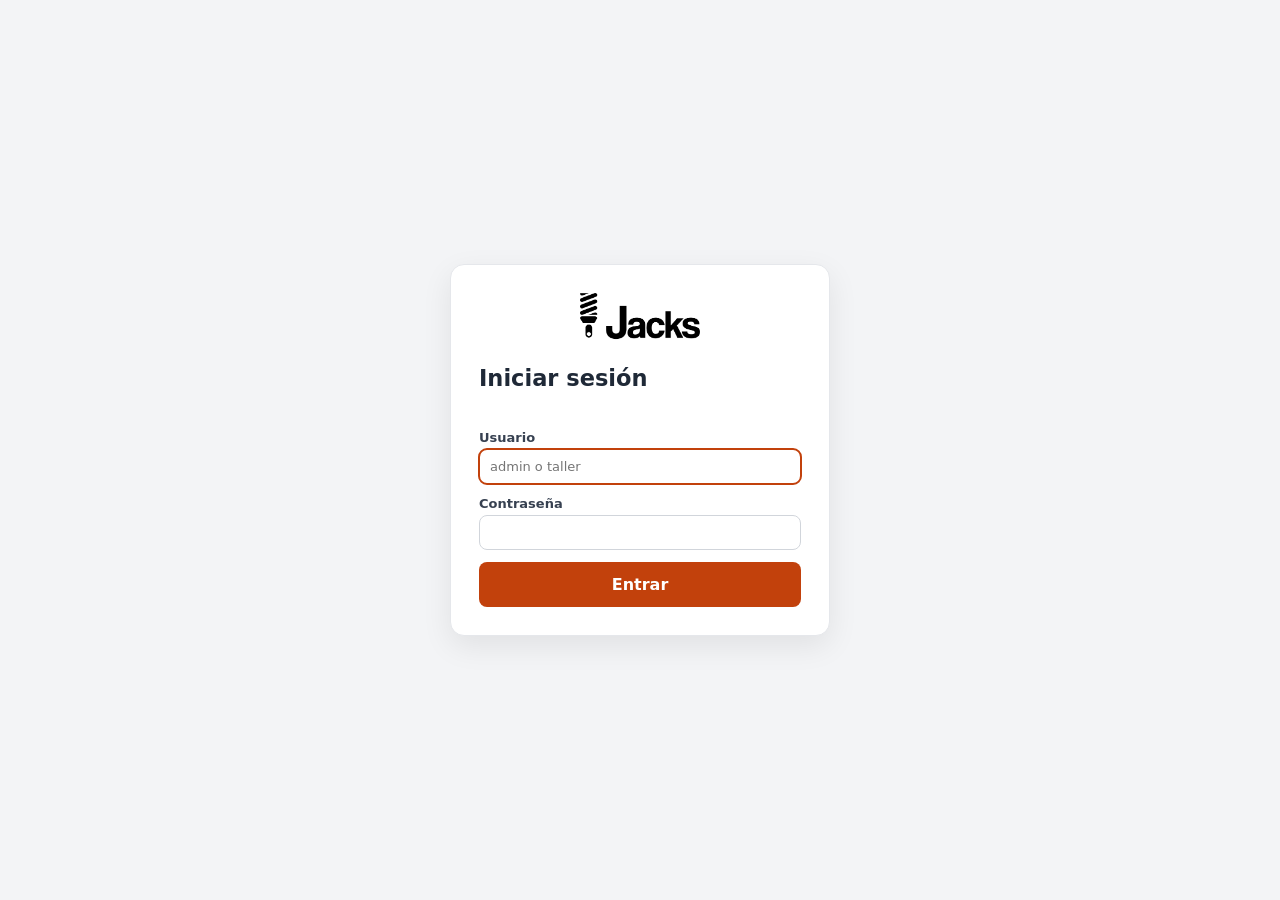
<file: index.html>
<!doctype html>
<html lang="es">
<head>
<meta charset="utf-8">
<meta name="viewport" content="width=device-width, initial-scale=1">
<title>Jacks4WD · Registro de clientes</title>
<link rel="icon" type="image/png" href="img/icono.png">
<link rel="apple-touch-icon" href="img/icono-app.png">
<link rel="manifest" href="manifest.webmanifest">
<meta name="theme-color" content="#c2410c">
<meta name="mobile-web-app-capable" content="yes">
<meta name="apple-mobile-web-app-capable" content="yes">
<meta name="apple-mobile-web-app-title" content="Jacks4WD">
<link rel="stylesheet" href="styles.css?v=ccb87b2bbc">
</head>
<body>
<header class="topbar">
  <div class="brand">
    <img src="img/logo.png" class="logo-img" alt="Jacks4WD">
    <small>Registro de clientes<br>y servicios</small>
  </div>
  <div class="storage">
    <span id="estado-datos" class="pill">Sin conectar</span>
    <label class="wa-sel" title="Qué WhatsApp se abre en este dispositivo">WhatsApp
      <select id="sel-whatsapp"><option value="business">Business</option><option value="normal">Normal</option></select>
    </label>
    <button class="btn small ghost solo-admin" id="btn-ir-config" title="Puntos de revisión, técnicos y catálogo de aceites">⚙ Configuración</button>
    <button id="btn-conectar" class="btn small">Conectar carpeta de datos</button>
    <button id="btn-exportar" class="btn small ghost solo-admin" title="Descargar copia de seguridad">Exportar copia</button>
    <label class="btn small ghost solo-admin" title="Cargar una copia de seguridad">Importar
      <input id="input-importar" type="file" accept=".json,application/json" hidden>
    </label>
  </div>
</header>

<nav class="tabs" role="tablist">
  <button class="tab active" data-tab="inicio">Inicio</button>
  <button class="tab" data-tab="servicios">Servicios</button>
  <button class="tab" data-tab="citas">Citas</button>
  <button class="tab" data-tab="revisiones">Revisiones</button>
  <button class="tab" data-tab="presupuestos" id="tab-btn-presupuestos">Presupuestos</button>
  <button class="tab solo-admin" data-tab="clientes">Clientes</button>
  <button class="tab solo-admin" data-tab="recordatorios">Recordatorios <span id="badge-recordatorios" class="badge" hidden>0</span></button>
</nav>

<main>
  <!-- ============ SERVICIOS (cambios de aceite) ============ -->
  <!-- ============ INICIO (resumen) ============ -->
  <section id="tab-inicio" class="panel active"></section>

  <section id="tab-servicios" class="panel">
  <div id="sv-nuevo" hidden>
    <div class="card">
      <div class="form-head">
        <h2 id="titulo-form">Nuevo cambio de aceite</h2>
        <button type="button" id="btn-volver-sv" class="btn small ghost">← Volver al listado</button>
      </div>
      <h3 class="subtitulo" style="margin-top:0">Cliente</h3>
      <div id="sv-buscar-box">
      <input id="buscar-nuevo" type="search" placeholder="Nombre, teléfono o placa…" autocomplete="off">
      <div id="resultados-nuevo" class="resultados"></div>
      <div id="sv-crear"></div>
      </div>
      <div id="seleccion-actual" class="seleccion" hidden></div>
    </div>

    <form id="form-nuevo" class="card" autocomplete="off" novalidate>
      <div id="sv-datos-cliente" hidden>

      <fieldset id="sv-fs-cliente">
        <legend>Cliente nuevo <button type="button" id="btn-limpiar" class="btn tiny ghost">Cancelar</button></legend>
        <div class="grid">
          <label>Nombre *<input name="nombre" required></label>
          <label>Teléfono *<input name="telefono" required placeholder="0414-1234567" inputmode="tel"></label>
        </div>
      </fieldset>

      <fieldset>
        <legend>Vehículo</legend>
        <div class="grid">
          <label>Marca *<input name="marca" required list="lista-marcas"></label>
          <label>Modelo *<input name="modelo" required></label>
          <label>Placa *<input name="placa" required class="upper"></label>
          <label>Año <span class="opt">(opcional)</span><input name="anio" inputmode="numeric" maxlength="4"></label>
          <label>Color <span class="opt">(opcional)</span><input name="color"></label>
        </div>
      </fieldset>

      </div>

      <fieldset>
        <legend>Cambio de aceite</legend>
        <div class="grid">
          <label>Fecha *<input name="fecha" type="date" required></label>
          <label>KM actual *<input name="km" class="km" inputmode="numeric" required placeholder="Ej: 150.000"></label>
          <label>Próximo KM recomendado *<input name="proximoKm" class="km" inputmode="numeric" required></label>
          <label>Filtro de aceite<input name="filtro" list="lista-filtros" placeholder="Marca / referencia"></label>
          <label>SKU del filtro<input name="sku" list="lista-skus" class="upper"></label>
        </div>
        <h3 class="subtitulo">Aceite</h3>
        <div id="aceite-nuevo"></div>
        <label class="full">Revisiones adicionales
          <textarea name="revisiones" rows="3" placeholder="Ej: nivel de refrigerante, presión de cauchos, frenos…"></textarea>
        </label>
      </fieldset>

      <div class="actions">
        <button type="button" class="btn ghost" id="btn-cancelar-sv">Cancelar</button>
        <button type="submit" class="btn primary">Guardar cambio de aceite</button>
      </div>
    </form>
  </div>

  <div id="sv-historial">
    <div class="card">
      <div class="form-head">
        <h2>Cambios de aceite</h2>
        <button type="button" id="btn-nuevo-sv" class="btn primary">+ Nuevo cambio de aceite</button>
      </div>
      <div class="filtros">
        <input id="buscar-registros" type="search" placeholder="Buscar por nombre, teléfono, placa, marca o modelo…">
        <select id="filtro-estado">
          <option value="">Todos</option>
          <option value="vencido">Vencidos</option>
          <option value="pronto">Por vencer (15 días)</option>
          <option value="aldia">Al día</option>
        </select>
      </div>
      <div class="table-wrap">
        <table>
          <thead><tr>
            <th>Cliente</th><th>Teléfono</th><th>Vehículo</th><th>Placa</th>
            <th>Último cambio</th><th>KM</th><th>Próximo KM</th><th>Aceite</th><th>Estado</th><th></th>
          </tr></thead>
          <tbody id="tabla-registros"></tbody>
        </table>
      </div>
      <p id="vacio-registros" class="vacio" hidden>No hay registros todavía.</p>
    </div>
  </div>
  </section>

  <!-- ============ CLIENTES (solo admin) ============ -->
  <section id="tab-clientes" class="panel"></section>

  <!-- ============ RECORDATORIOS ============ -->
  <section id="tab-recordatorios" class="panel">
    <div class="card">
      <div class="form-head">
        <div>
          <h2>Enviar mensaje manual</h2>
          <p class="hint" style="margin:0">Envía un recordatorio, un mensaje libre o una prueba a cualquier cliente, sin esperar los 3 meses.</p>
        </div>
        <button id="btn-mensaje-manual" class="btn wa">✉ Enviar mensaje</button>
      </div>
    </div>
    <div class="card">
      <h2>Pendientes de enviar</h2>
      <p class="hint">Vehículos cuyo último cambio de aceite fue hace 3 meses o más. El botón abre WhatsApp con el mensaje listo; solo tienes que presionar enviar.</p>
      <div id="lista-pendientes"></div>
    </div>
    <div class="card">
      <h2>Seguimiento de reparaciones (6 meses)</h2>
      <p class="hint">Vehículos cuya última reparación culminada fue hace 6 meses o más. Se les invita a una revisión de seguimiento sin costo.</p>
      <div id="lista-reparaciones-rec"></div>
    </div>
    <div class="card">
      <h2>Próximos 30 días</h2>
      <div id="lista-proximos"></div>
    </div>
    <div class="card">
      <h2>Enviados recientemente</h2>
      <div id="lista-enviados"></div>
    </div>
  </section>

  <!-- ============ CITAS ============ -->
  <section id="tab-citas" class="panel">
    <div class="citas-layout">
      <div class="card">
        <div class="cal-head">
          <button id="cal-prev" class="btn small ghost">‹</button>
          <h2 id="cal-titulo"></h2>
          <button id="cal-next" class="btn small ghost">›</button>
          <button id="cal-hoy" class="btn small ghost">Hoy</button>
        </div>
        <div class="cal-grid cal-dias">
          <span>Lun</span><span>Mar</span><span>Mié</span><span>Jue</span><span>Vie</span><span>Sáb</span><span>Dom</span>
        </div>
        <div id="cal-grid" class="cal-grid"></div>
      </div>
      <div class="card">
        <h2 id="dia-titulo"></h2>
        <div id="dia-citas"></div>
        <button id="btn-nueva-cita" class="btn primary">+ Agendar cita este día</button>
      </div>
    </div>
  </section>

  <!-- ============ CONFIGURACIÓN ============ -->
  <section id="tab-config" class="panel">
    <div class="subtabs">
      <button class="subtab active" data-cfgtab="puntos">Puntos de revisión</button>
      <button class="subtab" data-cfgtab="tecnicos">Técnicos</button>
      <button class="subtab" data-cfgtab="mensajes">Mensajes y citas</button>
      <button class="subtab" data-cfgtab="plantillas">Plantillas de presupuesto</button>
      <button class="subtab" data-cfgtab="garantias">Póliza de garantías</button>
      <button class="subtab" data-cfgtab="aceites">Catálogo de aceites</button>
    </div>
    <div id="cfg-puntos"></div>
    <div id="cfg-tecnicos" hidden></div>
    <div id="cfg-mensajes" hidden></div>
    <div id="cfg-plantillas" hidden></div>
    <div id="cfg-garantias" hidden></div>
    <div id="cfg-aceites" class="card" hidden>
      <div class="form-head">
        <div>
          <h2>Catálogo de aceites</h2>
          <p class="hint" style="margin:0">Los productos de aquí aparecen al registrar un cambio de aceite. Toca un producto para agregarle la foto del envase.</p>
        </div>
        <button id="btn-nuevo-aceite" class="btn primary">+ Agregar aceite</button>
      </div>
      <div id="catalogo-aceites" class="catalogo"></div>
    </div>
  </section>

  <!-- ============ REVISIONES ============ -->
  <section id="tab-presupuestos" class="panel">
    <div class="subtabs">
      <button class="subtab active" data-prtab="presupuestos">Presupuestos</button>
      <button class="subtab" data-prtab="reparaciones">Reparaciones <span id="rep-contador" class="contador"></span></button>
    </div>
    <div id="pr-presupuestos">
    <div id="pres-lista" class="card">
      <div class="form-head">
        <h2>Presupuestos</h2>
        <button id="btn-nuevo-pres" class="btn primary">+ Nuevo presupuesto</button>
      </div>
      <div class="filtros">
        <input id="buscar-pres" type="search" placeholder="Buscar por cliente, vehículo, número o descripción…">
        <select id="filtro-pres">
          <option value="">Todos</option>
          <option value="pendiente">Pendientes</option>
          <option value="aprobado">Aprobados</option>
          <option value="rechazado">Rechazados</option>
        </select>
      </div>
      <div class="table-wrap">
        <table>
          <thead><tr><th>N°</th><th>Fecha</th><th>Cliente</th><th>Vehículo</th><th class="num">Total USD</th><th>Estado</th><th></th></tr></thead>
          <tbody id="tabla-pres"></tbody>
        </table>
      </div>
      <p id="vacio-pres" class="vacio" hidden></p>
    </div>
    <div id="pres-editor" hidden></div>
    </div>

    <div id="pr-reparaciones" hidden>
      <div id="rep-lista" class="card">
        <div class="form-head">
          <div>
            <h2>Reparaciones</h2>
            <p class="hint" style="margin:0">Se crean al aprobar un presupuesto, desde un diagnóstico o manualmente. Registro de lo reparado, sin precios.</p>
          </div>
          <button type="button" class="btn primary solo-admin" id="btn-nueva-rep">+ Nueva reparación</button>
        </div>
        <div class="filtros">
          <input id="buscar-rep" type="search" placeholder="Buscar por cliente, vehículo, placa, técnico o nota de entrega…">
          <select id="filtro-rep">
            <option value="">Todas</option>
            <option value="en_proceso">En proceso</option>
            <option value="culminado">Culminadas</option>
            <option value="cancelado">Canceladas</option>
          </select>
        </div>
        <div class="table-wrap">
          <table>
            <thead><tr><th>N°</th><th>Fecha</th><th>Cliente</th><th>Vehículo</th><th>Técnico</th><th>Ítems</th><th>Nota de entrega</th><th>Estado</th><th></th></tr></thead>
            <tbody id="tabla-rep"></tbody>
          </table>
        </div>
        <p id="vacio-rep" class="vacio" hidden></p>
      </div>
      <div id="rep-editor" hidden></div>
    </div>
  </section>

  <section id="tab-revisiones" class="panel">
    <div class="subtabs">
      <button class="subtab active" data-rvtab="historial">Revisiones <span id="rv-contador" class="contador"></span></button>
      <button class="subtab" data-rvtab="ingreso">Diagnósticos</button>
    </div>
    <div id="rv-nueva" hidden></div>
    <div id="rv-ingreso" hidden></div>
    <div id="rv-historial">
      <div class="card">
        <div class="form-head">
          <h2>Revisiones</h2>
          <button type="button" id="btn-nueva-rev" class="btn primary">+ Nueva revisión</button>
        </div>
        <div class="filtros">
          <input id="rv-buscar" type="search" placeholder="Buscar por cliente, vehículo, placa, técnico o número…">
          <select id="rv-filtro-tipo">
            <option value="">Todas</option>
            <option value="basica">Básicas</option>
            <option value="completa">Completas</option>
          </select>
        </div>
        <div class="table-wrap">
          <table>
            <thead><tr><th>N°</th><th>Fecha</th><th>Cliente</th><th>Vehículo</th><th>Tipo</th><th>Técnico</th><th>Resultado</th><th>Estado</th><th></th></tr></thead>
            <tbody id="rv-tabla"></tbody>
          </table>
        </div>
        <p id="rv-vacio" class="vacio" hidden></p>
      </div>
    </div>
  </section>
</main>

<datalist id="lista-marcas"></datalist>
<datalist id="lista-viscosidades"></datalist>
<datalist id="lista-marcas-aceite"></datalist>
<datalist id="lista-filtros"></datalist>
<datalist id="lista-skus"></datalist>

<dialog id="modal">
  <div id="modal-body"></div>
</dialog>

<!-- Avisos y confirmaciones propios de la app (reemplazan los del navegador) -->
<dialog id="dialogo" class="dialogo">
  <form method="dialog" id="dialogo-form">
    <h3 id="dialogo-titulo">Aviso</h3>
    <p id="dialogo-texto"></p>
    <div id="dialogo-campo"></div>
    <div class="actions">
      <button type="button" class="btn ghost" id="dialogo-no">Cancelar</button>
      <button type="submit" class="btn primary" id="dialogo-si">Aceptar</button>
    </div>
  </form>
</dialog>

<div id="toast" class="toast" hidden></div>
<div id="print-area"></div>

<script src="nube-config.js?v=549ba105a0"></script>
<script src="garantias-datos.js?v=a258058eab"></script>
<script src="aceites-fotos.js?v=0db4da2da7"></script>
<script src="app.js?v=c0baa9d4fc"></script>
<script src="presupuestos.js?v=ea656f6f98"></script>
<script src="revisiones.js?v=6794f3a365"></script>
<script src="reparaciones.js?v=835a68a70a"></script>
<script src="ingresos.js?v=1607e8ba3f"></script>
<script src="configuracion.js?v=32859246bc"></script>
<script src="clientes.js?v=e09ac00da6"></script>
<script src="nube.js?v=c08fd96bab"></script>
</body>
</html>
</file>
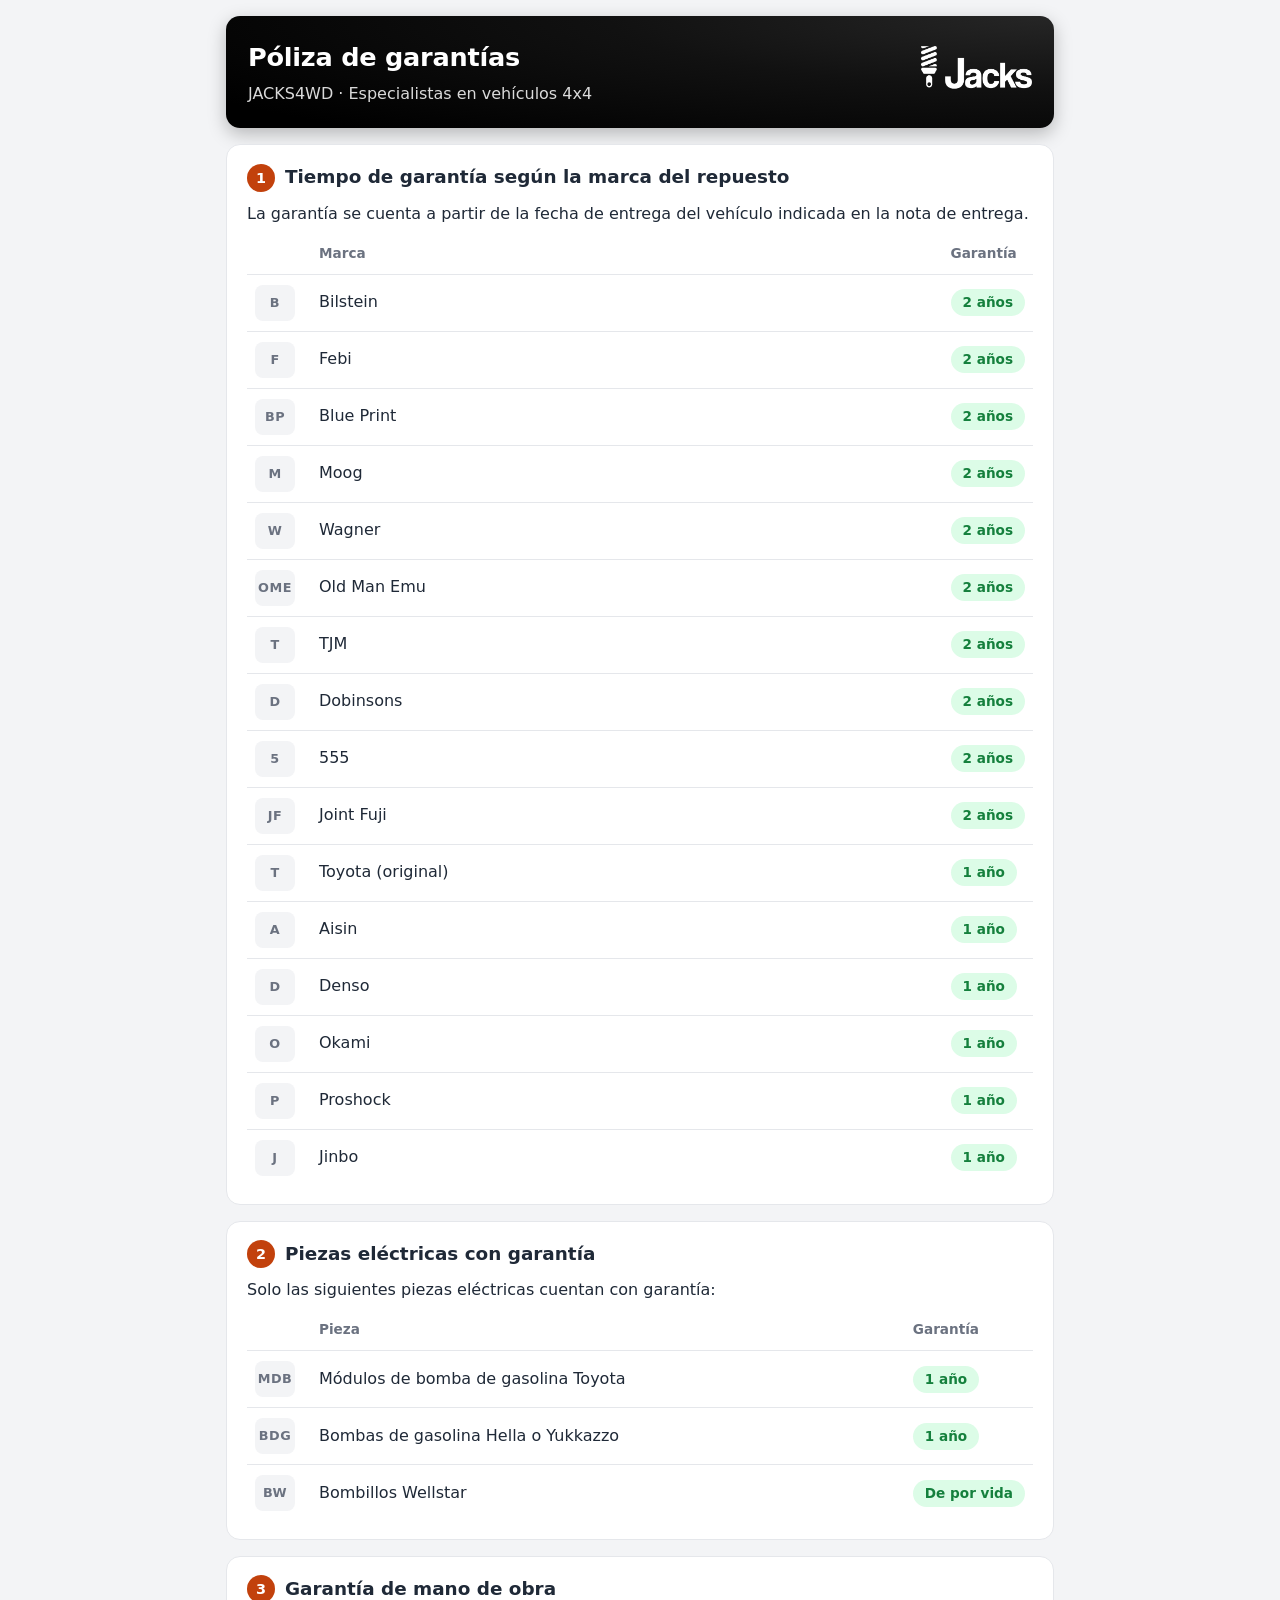
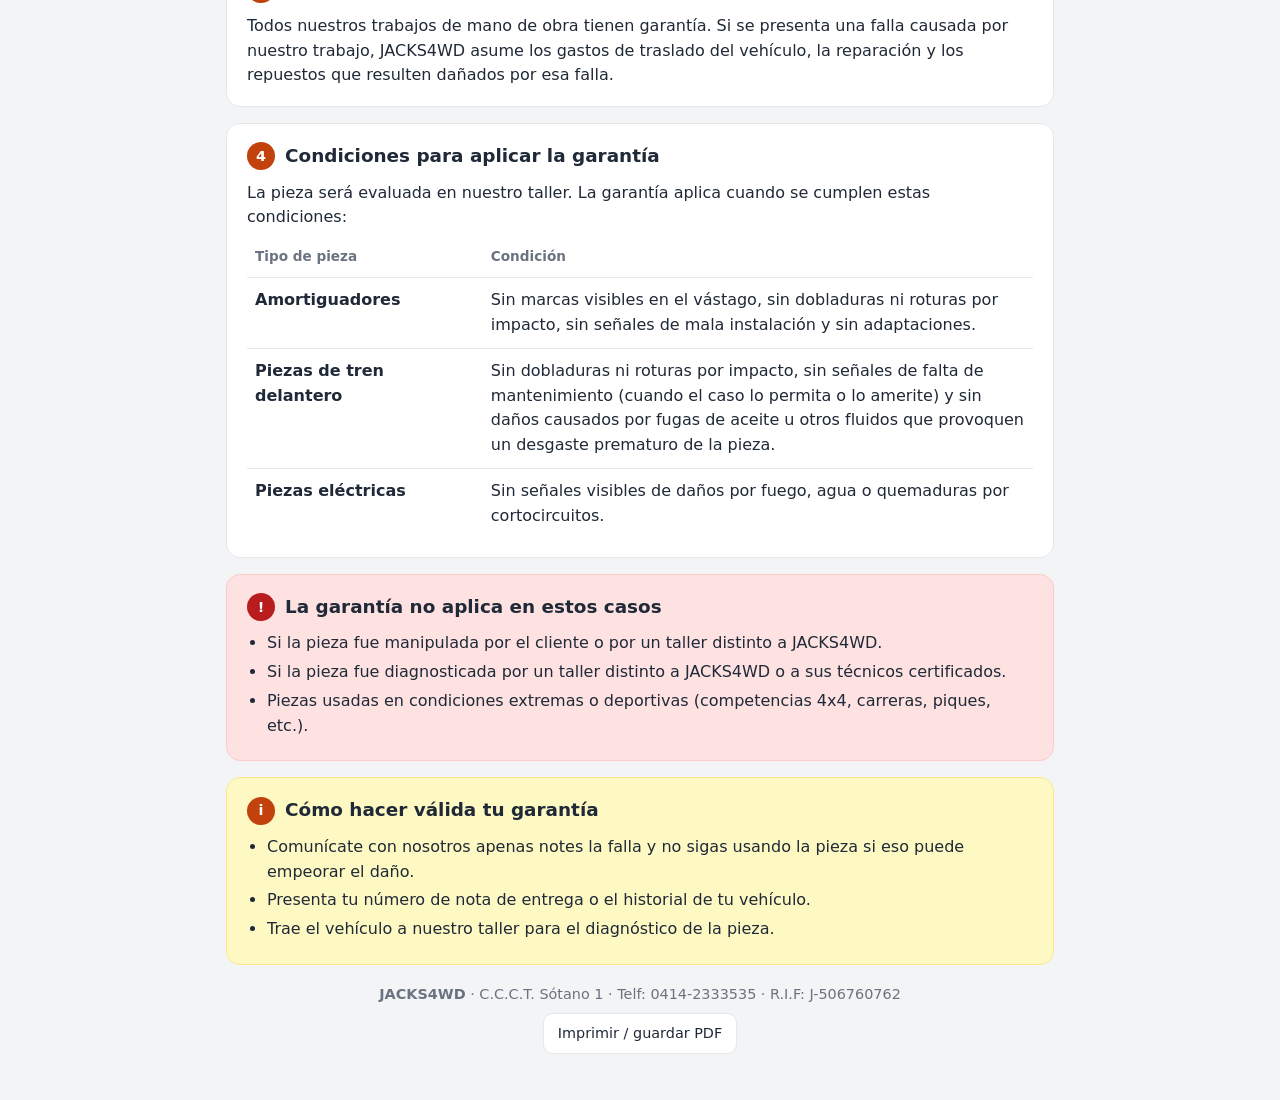
<file: garantias.html>
<!doctype html>
<html lang="es">
<head>
<meta charset="utf-8">
<meta name="viewport" content="width=device-width, initial-scale=1">
<title>Póliza de garantías · JACKS4WD</title>
<meta name="description" content="Póliza de garantías de JACKS4WD: tiempos de garantía por marca, condiciones y exclusiones.">
<link rel="icon" href="img/icono.png">
<style>
  :root { --bg:#f3f4f6; --card:#fff; --text:#1f2937; --muted:#6b7280; --line:#e5e7eb; --primary:#c2410c; --ok:#15803d; --ok-bg:#dcfce7; --bad:#b91c1c; --bad-bg:#fee2e2; --warn-bg:#fef9c3; }
  * { box-sizing: border-box; }
  body { margin:0; background:var(--bg); color:var(--text); font:16px/1.55 system-ui,-apple-system,"Segoe UI",Roboto,Arial,sans-serif; }
  .wrap { max-width: 860px; margin: 0 auto; padding: 16px; }
  header { background: radial-gradient(120% 140% at 100% 0%, #262626 0%, #111 45%, #000 100%); box-shadow:0 6px 18px rgba(0,0,0,.25); color:#fff; border-radius:14px; padding:22px; display:flex; gap:16px; align-items:center; justify-content:space-between; flex-wrap:wrap; }
  header img { height:52px; filter:brightness(0) invert(1); }
  header h1 { margin:0; font-size:1.6rem; letter-spacing:-.01em; }
  header p { margin:4px 0 0; opacity:.85; }
  section { background:var(--card); border:1px solid var(--line); border-radius:14px; padding:18px 20px; margin-top:16px; }
  h2 { margin:0 0 10px; font-size:1.15rem; display:flex; gap:10px; align-items:center; }
  h2 .n { background:var(--primary); color:#fff; width:28px; height:28px; border-radius:50%; display:inline-flex; align-items:center; justify-content:center; font-size:.9rem; flex:none; }
  .nota { margin:0 0 6px; }
  table { width:100%; border-collapse:collapse; }
  th, td { text-align:left; padding:10px 8px; border-top:1px solid var(--line); vertical-align:middle; }
  th { color:var(--muted); font-weight:600; font-size:.85rem; border-top:0; }
  td.t { width:1%; white-space:nowrap; }
  td.l { width:64px; padding-right:4px; }
  .logo { width:56px; height:36px; object-fit:contain; display:block; }
  .ini { width:40px; height:36px; border-radius:8px; background:var(--bg); color:var(--muted); font-weight:800; font-size:.8rem; display:flex; align-items:center; justify-content:center; letter-spacing:.5px; }
  .tag { display:inline-block; border-radius:999px; padding:3px 12px; font-size:.85rem; font-weight:700; background:var(--ok-bg); color:var(--ok); white-space:nowrap; }
  .cond td:first-child { font-weight:700; width:30%; vertical-align:top; }
  .cond td { vertical-align:top; }
  ul { margin:6px 0 0; padding-left:20px; } li { margin:4px 0; }
  .alerta { background:var(--bad-bg); border-color:#fecaca; } .alerta h2 .n { background:var(--bad); }
  .info { background:var(--warn-bg); border-color:#fde68a; }
  footer { text-align:center; color:var(--muted); font-size:.9rem; padding:18px 0 30px; }
  .btn { display:inline-block; margin-top:8px; background:#fff; color:var(--text); border:1px solid var(--line); border-radius:10px; padding:8px 14px; font:inherit; cursor:pointer; }
  @media (max-width: 560px) { .cond td:first-child { width:38%; } td.l { width:52px; } .logo { width:46px; } }
  @media print { body { background:#fff; } section, header { break-inside:avoid; } .noprint { display:none; } header, .tag, .ini { -webkit-print-color-adjust:exact; print-color-adjust:exact; } }
</style>
</head>
<body>
<div class="wrap">
  <header>
    <div><h1>Póliza de garantías</h1><p>JACKS4WD · Especialistas en vehículos 4x4</p></div>
    <img src="img/logo.png" alt="JACKS4WD">
  </header>
  <div id="poliza"></div>
  <footer>
    <strong>JACKS4WD</strong> · C.C.C.T. Sótano 1 · Telf: 0414-2333535 · R.I.F: J-506760762
    <div class="noprint"><button class="btn" onclick="window.print()">Imprimir / guardar PDF</button></div>
  </footer>
</div>
<script src="nube-config.js?v=549ba105a0"></script>
<script src="garantias-datos.js?v=a258058eab"></script>
<script>
(() => {
  const esc = (s) => String(s ?? '').replace(/[&<>"']/g, (c) => ({ '&': '&amp;', '<': '&lt;', '>': '&gt;', '"': '&quot;', "'": '&#39;' }[c]));
  const iniciales = (n) => String(n || '').replace(/\(.*?\)/g, '').trim().split(/\s+/).map((p) => p[0]).join('').slice(0, 3).toUpperCase();
  const tablaTiempos = (filas, etiqueta) => `<table>
      <tr><th></th><th>${etiqueta}</th><th>Garantía</th></tr>
      ${filas.map((f) => `<tr>
        <td class="l">${f.logo ? `<img class="logo" src="${esc(f.logo)}" alt="">` : `<div class="ini">${esc(iniciales(f.nombre))}</div>`}</td>
        <td>${esc(f.nombre)}</td>
        <td class="t">${f.tiempo ? `<span class="tag">${esc(f.tiempo)}</span>` : ''}</td></tr>`).join('')}
    </table>`;

  function pintar(p) {
    let n = 0;
    const sec = (titulo, cuerpo, cls = '', marca = null) => `<section class="${cls}"><h2><span class="n">${marca ?? ++n}</span>${esc(titulo)}</h2>${cuerpo}</section>`;
    const partes = [];
    if (p.marcas.filas.length) partes.push(sec(p.marcas.titulo, `${p.intro ? `<p class="nota">${esc(p.intro)}</p>` : ''}${p.marcas.nota ? `<p class="nota">${esc(p.marcas.nota)}</p>` : ''}${tablaTiempos(p.marcas.filas, 'Marca')}`));
    if (p.electricas.filas.length) partes.push(sec(p.electricas.titulo, `${p.electricas.nota ? `<p class="nota">${esc(p.electricas.nota)}</p>` : ''}${tablaTiempos(p.electricas.filas, 'Pieza')}`));
    if (p.manoObra.texto) partes.push(sec(p.manoObra.titulo, `<p style="margin:0">${esc(p.manoObra.texto)}</p>`));
    if (p.condiciones.filas.length) partes.push(sec(p.condiciones.titulo, `${p.condiciones.nota ? `<p class="nota">${esc(p.condiciones.nota)}</p>` : ''}
      <table class="cond"><tr><th>Tipo de pieza</th><th>Condición</th></tr>${p.condiciones.filas.map((f) => `<tr><td>${esc(f.nombre)}</td><td>${esc(f.texto)}</td></tr>`).join('')}</table>`));
    if (p.exclusiones.items.length) partes.push(sec(p.exclusiones.titulo, `<ul>${p.exclusiones.items.map((x) => `<li>${esc(x)}</li>`).join('')}</ul>`, 'alerta', '!'));
    if (p.validar.items.length) partes.push(sec(p.validar.titulo, `<ul>${p.validar.items.map((x) => `<li>${esc(x)}</li>`).join('')}</ul>`, 'info', 'i'));
    document.getElementById('poliza').innerHTML = partes.join('');
  }

  // Se muestra la póliza original al instante y luego la guardada en la configuración (si existe)
  pintar(limpiarPoliza(POLIZA_INICIAL));
  const cfg = typeof NUBE_CONFIG !== 'undefined' ? NUBE_CONFIG : null;
  if (cfg && cfg.url && cfg.clave) {
    fetch(`${cfg.url}/rest/v1/rpc/poliza_garantias`, { method: 'POST', headers: { apikey: cfg.clave, 'Content-Type': 'application/json' }, body: '{}' })
      .then((r) => (r.ok ? r.json() : null))
      .then((d) => { if (d && typeof d === 'object') pintar(limpiarPoliza(d)); })
      .catch(() => {});
  }
})();
</script>
</body>
</html>
</file>
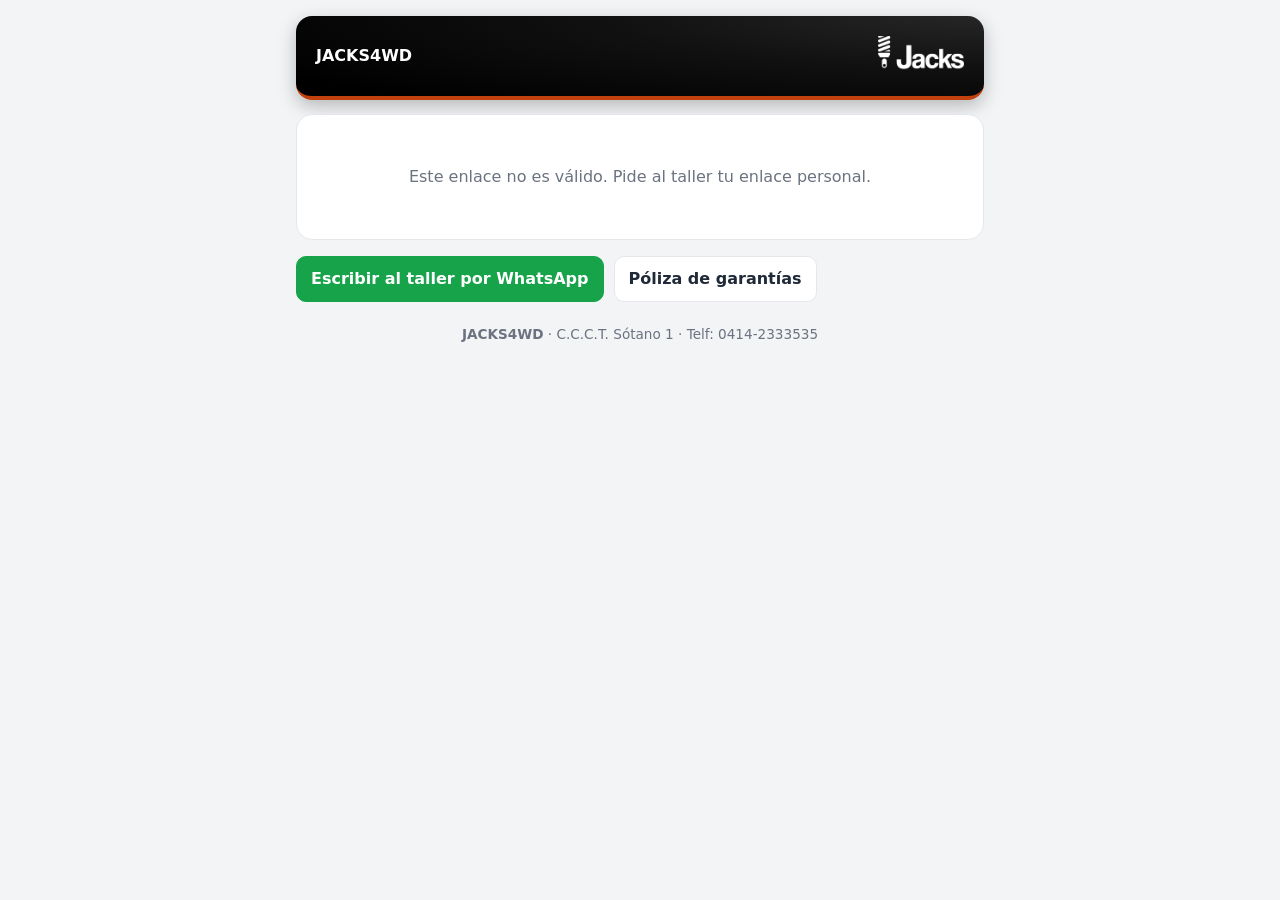
<file: historial.html>
<!doctype html>
<html lang="es">
<head>
<meta charset="utf-8">
<meta name="viewport" content="width=device-width, initial-scale=1">
<meta name="robots" content="noindex, nofollow">
<meta name="referrer" content="no-referrer">
<title>Historial del vehículo · JACKS4WD</title>
<link rel="icon" href="img/icono.png">
<style>
  :root { --bg:#f3f4f6; --card:#fff; --text:#1f2937; --muted:#6b7280; --line:#e5e7eb; --primary:#c2410c; --ok:#15803d; --ok-bg:#dcfce7; --warn:#a16207; --warn-bg:#fef9c3; --bad:#b91c1c; --bad-bg:#fee2e2; --blue:#2563eb; }
  * { box-sizing: border-box; }
  body { margin:0; background:var(--bg); color:var(--text); font:16px/1.5 system-ui,-apple-system,"Segoe UI",Roboto,Arial,sans-serif; }
  .wrap { max-width: 720px; margin: 0 auto; padding: 16px; }
  header { background: radial-gradient(120% 140% at 100% 0%, #262626 0%, #111 45%, #000 100%); color:#fff; border-radius:16px; padding:20px; border-bottom:4px solid var(--primary); box-shadow:0 6px 18px rgba(0,0,0,.25); }
  .top { display:flex; justify-content:space-between; align-items:center; gap:12px; }
  .top img { height:40px; filter:brightness(0) invert(1); }
  .hola { font-size:.95rem; opacity:.85; margin-top:14px; }
  .veh { font-size:1.6rem; font-weight:800; letter-spacing:-.01em; line-height:1.15; }
  .placa { display:inline-block; margin-top:8px; background:#fff; color:#111; font-weight:800; letter-spacing:2px; border-radius:6px; padding:2px 10px; }
  /* Selector de vehículos (flotas) */
  .selector { display:flex; width:100%; align-items:center; justify-content:space-between; gap:12px; background:transparent; border:0; color:#fff; font:inherit; text-align:left; padding:0; cursor:pointer; }
  .selector .veh { display:block; }
  .selector .flecha { flex:none; width:36px; height:36px; border-radius:50%; background:rgba(255,255,255,.12); border:1px solid rgba(255,255,255,.25); display:flex; align-items:center; justify-content:center; font-size:1.1rem; transition:transform .2s; }
  .selector.abierto .flecha { transform:rotate(180deg); background:var(--primary); border-color:var(--primary); }
  .menu-flota { margin-top:14px; background:rgba(255,255,255,.06); border:1px solid rgba(255,255,255,.15); border-radius:12px; overflow:hidden; }
  .menu-flota .menu-tit { font-size:.8rem; opacity:.7; padding:8px 12px; }
  .menu-flota .op { display:flex; width:100%; justify-content:space-between; gap:10px; background:transparent; border:0; border-top:1px solid rgba(255,255,255,.1); color:#fff; font:inherit; padding:10px 12px; cursor:pointer; text-align:left; }
  .menu-flota .op b { letter-spacing:1px; }
  .menu-flota .op.on { background:rgba(194,65,12,.35); }
  .menu-flota .op:hover { background:rgba(255,255,255,.1); }
  .card { background:var(--card); border:1px solid var(--line); border-radius:16px; padding:16px 18px; margin-top:14px; }
  .card h2 { margin:0 0 6px; font-size:1.05rem; }
  .prox { display:flex; gap:14px; align-items:center; }
  .prox .ic { width:46px; height:46px; border-radius:12px; background:var(--warn-bg); display:flex; align-items:center; justify-content:center; font-size:1.4rem; flex:none; }
  .prox .envase { width:64px; height:80px; object-fit:contain; flex:none; background:#fff; border-radius:12px; border:1px solid var(--line); padding:4px; }
  .ev .cuerpo { display:flex; gap:12px; align-items:flex-start; } .ev .cuerpo > div { flex:1; min-width:0; }
  .ev .mini { width:44px; height:56px; object-fit:contain; flex:none; background:#fff; border:1px solid var(--line); border-radius:8px; padding:2px; }
  .prox b { font-size:1.15rem; }
  .muted { color:var(--muted); font-size:.9rem; }
  .filtros { display:flex; gap:8px; margin-top:16px; flex-wrap:wrap; }
  .filtros button { border:1px solid var(--line); background:#fff; border-radius:999px; padding:6px 14px; font:inherit; font-size:.9rem; cursor:pointer; color:var(--text); }
  .filtros button.on { background:var(--text); color:#fff; border-color:var(--text); }
  .linea { position:relative; margin-top:8px; padding-left:22px; }
  .linea::before { content:""; position:absolute; left:7px; top:6px; bottom:6px; width:2px; background:var(--line); }
  .ev { position:relative; background:var(--card); border:1px solid var(--line); border-radius:14px; padding:12px 14px; margin-top:12px; }
  .ev::before { content:""; position:absolute; left:-20px; top:18px; width:12px; height:12px; border-radius:50%; background:var(--muted); border:2px solid var(--bg); }
  .ev.aceite::before { background:var(--primary); } .ev.rep::before { background:var(--blue); } .ev.rev::before { background:var(--ok); }
  /* Elementos compactos que se abren al tocarlos */
  .ev { padding:0; }
  .ev .cab { display:flex; width:100%; justify-content:space-between; gap:10px; align-items:center; background:transparent; border:0; font:inherit; color:inherit; text-align:left; padding:12px 14px; cursor:pointer; }
  .ev .cab-txt { display:flex; flex-direction:column; min-width:0; }
  .ev .cab-der { display:flex; align-items:center; gap:8px; flex:none; }
  .ev .resumen { color:var(--muted); font-size:.85rem; }
  .ev .chev { color:var(--muted); transition:transform .2s; }
  .ev.abierto .chev { transform:rotate(180deg); }
  .ev .det { padding:0 14px 14px; border-top:1px solid var(--line); padding-top:10px; }
  .ev .tipo { font-weight:700; }
  .ev .fecha { color:var(--muted); font-size:.85rem; }
  /* Detalle de revisiones */
  .rv-conteo { display:flex; gap:6px; flex-wrap:wrap; margin:8px 0; }
  .tag.urg { background:var(--bad-bg); color:var(--bad); } .tag.reg { background:var(--warn-bg); color:var(--warn); }
  .rv-grupo { margin-top:10px; }
  .rv-gt { font-weight:700; font-size:.9rem; padding:4px 10px; border-radius:8px; }
  .rv-gt.urg { background:var(--bad-bg); color:var(--bad); } .rv-gt.reg { background:var(--warn-bg); color:var(--warn); } .rv-gt.ok { background:var(--ok-bg); color:var(--ok); }
  .rv-obs { margin-top:10px; font-size:.95rem; }
  .btn.pdf { margin-top:12px; cursor:pointer; }
  /* Hoja imprimible (PDF de la revisión) */
  #imprimir { display:none; }
  @media print {
    @page { size: letter; margin: 12mm; }
    body { background:#fff; }
    #app { display:none !important; }
    #imprimir { display:block; color:#000; font:12px/1.4 Arial, sans-serif; }
    #imprimir * { -webkit-print-color-adjust:exact; print-color-adjust:exact; }
    .pdf-cab { display:flex; justify-content:space-between; align-items:center; border-bottom:2px solid #000; padding-bottom:8px; }
    .pdf-cab img { height:42px; } .pdf-cab div { text-align:right; font-size:11px; }
    #imprimir h1 { font-size:16px; text-align:center; margin:12px 0; letter-spacing:1px; }
    .pdf-datos { width:100%; border:1px solid #000; border-collapse:collapse; margin-bottom:10px; }
    .pdf-datos td { padding:5px 8px; border:1px solid #000; }
    .pdf-conteo { display:flex; gap:10px; margin:8px 0 12px; }
    .pdf-conteo span, .est { padding:2px 8px; border-radius:10px; font-weight:600; }
    .pdf-conteo .urg, .est.urg { background:#fee2e2; color:#b91c1c; } .pdf-conteo .reg, .est.reg { background:#fef9c3; color:#a16207; } .pdf-conteo .ok, .est.ok { background:#dcfce7; color:#15803d; }
    .pdf-puntos { width:100%; border-collapse:collapse; }
    .pdf-puntos th, .pdf-puntos td { border:1px solid #999; padding:5px 7px; text-align:left; vertical-align:top; }
    .pdf-puntos th { background:#eee; } .pdf-puntos tr.sec td { background:#222; color:#fff; font-weight:700; }
    .pdf-puntos tr { page-break-inside:avoid; }
    .pdf-obs { margin-top:12px; }
  }
  .ev ul { margin:6px 0 0; padding-left:18px; } .ev li { margin:2px 0; }
  .tag { display:inline-block; border-radius:999px; padding:1px 9px; font-size:.78rem; font-weight:600; }
  .tag.ok { background:var(--ok-bg); color:var(--ok); } .tag.proc { background:var(--warn-bg); color:var(--warn); }
  .acciones { display:flex; gap:10px; flex-wrap:wrap; margin-top:16px; }
  .btn { display:inline-flex; align-items:center; gap:6px; border-radius:10px; padding:10px 14px; font:inherit; font-weight:600; text-decoration:none; border:1px solid var(--line); background:#fff; color:var(--text); }
  .btn.wa { background:#16a34a; border-color:#16a34a; color:#fff; }
  .estado { text-align:center; padding:50px 16px; color:var(--muted); }
  footer { text-align:center; color:var(--muted); font-size:.85rem; padding:22px 0 30px; }
</style>
</head>
<body>
<div class="wrap" id="app"><div class="estado">Cargando historial…</div></div>
<div id="imprimir"></div>

<script src="nube-config.js?v=549ba105a0"></script>
<script src="aceites-fotos.js?v=0db4da2da7"></script>
<script>
(() => {
  const TALLER = { nombre: 'JACKS4WD', wa: '584142333535', direccion: 'C.C.C.T. Sótano 1', telefono: '0414-2333535' };
  const MESES_ACEITE = 3;
  const app = document.getElementById('app');
  const esc = (s) => String(s ?? '').replace(/[&<>"']/g, (c) => ({ '&': '&amp;', '<': '&lt;', '>': '&gt;', '"': '&quot;', "'": '&#39;' }[c]));
  const FECHA = /^\d{4}-\d{2}-\d{2}$/;
  const fecha = (iso) => { if (!FECHA.test(iso || '')) return ''; const [y, m, d] = iso.split('-').map(Number); return new Date(y, m - 1, d).toLocaleDateString('es-VE', { day: 'numeric', month: 'long', year: 'numeric' }); };
  const km = (n) => (Number.isFinite(Number(n)) && n !== null && n !== '' ? Number(n).toLocaleString('es-VE') + ' km' : '');
  const num = (n) => '#' + String(Number(n) || 0).padStart(4, '0');
  // Foto del envase: la propia del catálogo (imagen incrustada) o la predeterminada de img/aceites
  const FOTO = /^data:image\/(png|jpeg|webp|gif);base64,[A-Za-z0-9+/=]+$/;
  const fotoAceite = (s) => (typeof s.aceiteFoto === 'string' && FOTO.test(s.aceiteFoto) ? s.aceiteFoto
    : (typeof fotoPredeterminadaAceite === 'function' ? fotoPredeterminadaAceite(s.aceiteMarca, s.aceiteLinea, s.aceiteViscosidad) : ''));
  const sumarMeses = (iso, m) => { const [y, mo, d] = iso.split('-').map(Number); const f = new Date(y, mo - 1 + m, d); return `${f.getFullYear()}-${String(f.getMonth() + 1).padStart(2, '0')}-${String(f.getDate()).padStart(2, '0')}`; };
  const mensaje = (t) => { app.innerHTML = `<header><div class="top"><strong>${TALLER.nombre}</strong><img src="img/logo.png" alt=""></div></header><div class="card estado">${t}</div>${pie()}`; };
  const pie = () => {
    const tienda = (typeof NUBE_CONFIG !== 'undefined' && NUBE_CONFIG.urlTienda ? NUBE_CONFIG.urlTienda.replace(/\/$/, '') : '');
    const tokenValido = /^[A-Za-z0-9]{24,64}$/.test(token);
    const enlaceTienda = (tienda && tokenValido) ? `<a class="btn" href="${tienda}/#/?cliente=${token}">🛍️ Tienda con descuento</a>` : '';
    return `<div class="acciones"><a class="btn wa" href="https://wa.me/${TALLER.wa}" target="_blank" rel="noopener">Escribir al taller por WhatsApp</a>${enlaceTienda}<a class="btn" href="garantias.html">Póliza de garantías</a></div>
    <footer><strong>${TALLER.nombre}</strong> · ${TALLER.direccion} · Telf: ${TALLER.telefono}</footer>`;
  };

  const token = (location.hash.slice(1) || new URLSearchParams(location.search).get('t') || '').trim();
  const cfg = typeof NUBE_CONFIG !== 'undefined' ? NUBE_CONFIG : null;
  if (!/^[A-Za-z0-9]{24,64}$/.test(token)) return mensaje('Este enlace no es válido. Pide al taller tu enlace personal.');
  if (!cfg || !cfg.url || !cfg.clave) return mensaje('El historial no está disponible en este momento.');

  fetch(`${cfg.url}/rest/v1/rpc/historial_vehiculo`, {
    method: 'POST', headers: { apikey: cfg.clave, 'Content-Type': 'application/json' }, body: JSON.stringify({ p_token: token }),
  }).then((r) => (r.ok ? r.json() : Promise.reject(new Error(r.status))))
    .then((d) => (d && d.vehiculo ? pintar(d) : mensaje('Este enlace ya no está activo. Pide al taller tu enlace personal actualizado.')))
    .catch(() => mensaje('No se pudo cargar el historial. Revisa tu conexión e intenta de nuevo.'));

  // ---------- Revisiones: puntos evaluados (misma lógica que la app, con la estructura guardada en cada revisión) ----------
  const ESTADOS = {
    reemplazo: { n: 'Reemplazo inmediato', titulo: 'Reemplazo inmediato', cls: 'urg' },
    regular: { n: 'Estado regular', titulo: 'Estado regular (revisar pronto)', cls: 'reg' },
    bueno: { n: 'Buen estado', titulo: 'En buen estado', cls: 'ok' },
  };
  const VIDA = { reemplazo: '-20%', regular: '45%', bueno: '+50%' };
  const obj = (x) => (x && typeof x === 'object' && !Array.isArray(x) ? x : {});
  const lista = (x) => (Array.isArray(x) ? x : []);
  function defDe(item, e) {
    const d = { k: item.k, n: item.n };
    if (item.tipo === 'vida') d.vida = true;
    if (item.tipo === 'medida') d.medida = item.medida || 'Valor medido';
    if (item.tipo === 'traseras') d.traseras = { k: item.kTras || item.k + '_tras', n: item.nTras || item.n + ' (traseras)' };
    if (item.tipo === 'fugas') { d.fugas = true; d.fluidos = lista(item.sub).map((s) => [s.k, s.n]); }
    if (item.tipo === 'fluidos') d.selector = lista(item.sub).map((s) => ({ k: s.k, n: s.n, fluido: true }));
    if (item.tipo === 'botones') { const j = lista(e.botones).find((x) => x && x.id === item.juego); if (j && lista(j.op).length) d.opciones = j.op; }
    return d;
  }
  function puntosRev(x) {
    const e = obj(x.estructura); const op = obj(x.opciones); const tras = obj(op.traseras); const flu = lista(op.fluidos);
    const secs = [...lista(e.basica), ...(x.tipo === 'completa' ? lista(e.completa) : [])];
    const out = [];
    secs.forEach((s) => lista(obj(s).items).forEach((it) => {
      const d = defDe(obj(it), e);
      if (d.selector) { d.selector.forEach((sub) => { if (flu.includes(sub.k)) out.push({ ...sub, seccion: s.t }); }); return; }
      out.push({ ...d, seccion: s.t });
      if (d.traseras && tras[d.k]) out.push({ ...d.traseras, seccion: s.t });
    }));
    return out;
  }
  function grupoDe(p, it) {
    if (!it) return '';
    if (p.fugas) { if (['si', 'reemplazo', 'regular'].includes(it.e)) return 'reemplazo'; if (['no', 'bueno'].includes(it.e)) return 'bueno'; return ''; }
    if (p.fluido) { if (!it.nivel && !it.estadoF) return ''; if (it.estadoF === 'reemplazar') return 'reemplazo'; if (it.nivel === 'falta') return 'regular'; return 'bueno'; }
    return it.e || '';
  }
  function textoFluido(it) {
    const t = [it.nivel ? (it.nivel === 'falta' ? 'falta nivel' : 'nivel óptimo') : '', it.estadoF ? (it.estadoF === 'reemplazar' ? 'requiere reemplazo' : 'estado óptimo') : ''].filter(Boolean).join(', ');
    return t.charAt(0).toUpperCase() + t.slice(1);
  }
  function etiquetaPunto(p, it) {
    const g = grupoDe(p, it);
    if (p.opciones && it.op) return it.op;
    if (p.fugas) return g === 'reemplazo' ? 'Fuga detectada' : 'Sin fugas';
    if (p.fluido) return textoFluido(it);
    if (p.vida && VIDA[g]) return `${ESTADOS[g].n} (vida útil ${VIDA[g]})`;
    return ESTADOS[g]?.n || '';
  }
  function detallePunto(p, it) {
    const partes = [];
    if (it.medida) partes.push(it.medida + (/\d$/.test(it.medida) && /psi/i.test(p.medida || '') ? ' psi' : ''));
    if (p.fugas && grupoDe(p, it) === 'reemplazo') {
      const f = obj(it.fugas);
      const t = lista(p.fluidos).filter(([k]) => k in f).map(([k, n]) => (f[k] ? `${n} (${f[k]})` : n)).join(', ');
      if (t) partes.push(t);
    }
    if (it.nota) partes.push(it.nota);
    return partes.join(' · ');
  }
  // Puntos evaluados (sin los N/A), con su grupo
  function evaluados(x) {
    const items = obj(x.items);
    return puntosRev(x).map((p) => ({ p, it: obj(items[p.k]) })).map((o) => ({ ...o, g: grupoDe(o.p, o.it) })).filter((o) => ESTADOS[o.g]);
  }
  function conteoRev(x) { const c = { reemplazo: 0, regular: 0, bueno: 0 }; evaluados(x).forEach((o) => c[o.g]++); return c; }
  function detalleRevHTML(x, i) {
    const ev = evaluados(x); const c = conteoRev(x);
    if (!ev.length) return `<div class="muted">${km(x.km) ? `Kilometraje: ${km(x.km)}` : 'Sin puntos registrados.'}</div>`;
    return `
      ${km(x.km) || x.tecnico ? `<div class="muted">${[km(x.km) ? `Kilometraje: ${km(x.km)}` : '', x.tecnico ? `Técnico: ${esc(x.tecnico)}` : ''].filter(Boolean).join(' · ')}</div>` : ''}
      <div class="rv-conteo">${Object.keys(ESTADOS).map((g) => `<span class="tag ${ESTADOS[g].cls}">${ESTADOS[g].n}: ${c[g]}</span>`).join('')}</div>
      ${Object.keys(ESTADOS).filter((g) => c[g]).map((g) => `
        <div class="rv-grupo"><div class="rv-gt ${ESTADOS[g].cls}">${ESTADOS[g].titulo}</div>
          <ul>${ev.filter((o) => o.g === g).map((o) => { const det = detallePunto(o.p, o.it); const et = etiquetaPunto(o.p, o.it);
            return `<li><b>${esc(o.p.n)}</b>${et && et !== ESTADOS[g].n ? ` — ${esc(et)}` : ''}${det ? `<br><span class="muted">${esc(det)}</span>` : ''}</li>`; }).join('')}</ul>
        </div>`).join('')}
      ${x.observaciones ? `<div class="rv-obs"><b>Observaciones:</b> ${esc(x.observaciones)}</div>` : ''}
      <button type="button" class="btn pdf" data-pdf="${i}">⬇ Descargar PDF</button>`;
  }
  // PDF: se arma una hoja imprimible y se abre la ventana de impresión (Guardar como PDF)
  function imprimirRevision(x, v, cliente) {
    if (!x) return;
    const ev = evaluados(x); const c = conteoRev(x);
    const secciones = [...new Set(ev.map((o) => o.p.seccion))];
    const hoja = document.getElementById('imprimir');
    hoja.innerHTML = `
      <div class="pdf-cab"><img src="img/logo.png" alt=""><div><b>${TALLER.nombre}</b><br>${TALLER.direccion}<br>Telf: ${TALLER.telefono}</div></div>
      <h1>${x.tipo === 'completa' ? 'REVISIÓN COMPLETA' : 'REVISIÓN BÁSICA'} ${num(x.numero)}</h1>
      <table class="pdf-datos">
        <tr><td>Cliente: <b>${esc(cliente || '')}</b></td><td>Fecha: <b>${fecha(x.fecha)}</b></td></tr>
        <tr><td>Vehículo: <b>${esc(v.marca)} ${esc(v.modelo)}${v.anio ? ' ' + esc(v.anio) : ''} · ${esc(v.placa || '')}</b></td><td>${km(x.km) ? `Kilometraje: <b>${km(x.km)}</b>` : ''}</td></tr>
        ${x.tecnico ? `<tr><td colspan="2">Técnico: <b>${esc(x.tecnico)}</b></td></tr>` : ''}
      </table>
      <div class="pdf-conteo">${Object.keys(ESTADOS).map((g) => `<span class="${ESTADOS[g].cls}">${ESTADOS[g].n}: <b>${c[g]}</b></span>`).join('')}</div>
      <table class="pdf-puntos">
        <tr><th>Punto revisado</th><th>Estado</th><th>Detalle</th></tr>
        ${secciones.map((s) => `<tr class="sec"><td colspan="3">${esc(s)}</td></tr>` + ev.filter((o) => o.p.seccion === s).map((o) =>
          `<tr><td>${esc(o.p.n)}</td><td><span class="est ${ESTADOS[o.g].cls}">${esc(etiquetaPunto(o.p, o.it))}</span></td><td>${esc(detallePunto(o.p, o.it))}</td></tr>`).join('')).join('')}
      </table>
      ${x.observaciones ? `<p class="pdf-obs"><b>Observaciones:</b> ${esc(x.observaciones)}</p>` : ''}`;
    const titulo = document.title;
    document.title = `Revision ${num(x.numero).slice(1)} - ${v.placa || ''}`;
    const fin = () => { document.title = titulo; window.removeEventListener('afterprint', fin); };
    window.addEventListener('afterprint', fin);
    const img = hoja.querySelector('img');
    const imprimir = () => setTimeout(() => window.print(), 80);
    if (img && !img.complete) img.onload = img.onerror = imprimir; else imprimir();
  }

  // Flota: todos los vehículos del mismo cliente (el del enlace viene primero)
  let datos = null; let flota = []; let actual = 0;
  function pintar(d, idx = 0) {
    if (d !== datos) {
      datos = d;
      flota = (Array.isArray(d.flota) ? d.flota : []).filter((x) => x && typeof x === 'object' && x.vehiculo);
      if (!flota.length) flota = [d];
    }
    actual = Math.min(Math.max(0, idx), flota.length - 1);
    const vd = flota[actual];
    const v = vd.vehiculo || {};
    const varios = flota.length > 1;
    const serv = Array.isArray(vd.servicios) ? vd.servicios : [];
    const reps = Array.isArray(vd.reparaciones) ? vd.reparaciones : [];
    const revs = Array.isArray(vd.revisiones) ? vd.revisiones : [];
    const ult = serv.find((s) => FECHA.test(s.fecha || ''));
    // Cada elemento: título, fecha y un resumen de una línea; el detalle se abre al tocarlo
    const eventos = [
      ...serv.map((s) => ({ f: s.fecha, cls: 'aceite', grupo: 'aceite',
        titulo: 'Cambio de aceite', resumen: km(s.km),
        det: `<div class="cuerpo">${fotoAceite(s) ? `<img class="mini" src="${esc(fotoAceite(s))}" alt="">` : ''}<div>
          <div>${km(s.km) ? `Kilometraje: <b>${km(s.km)}</b>` : ''}${km(s.proximoKm) ? ` · Próximo: <b>${km(s.proximoKm)}</b>` : ''}</div>
          ${s.aceite ? `<div class="muted">Aceite: ${esc(s.aceite)}</div>` : ''}
          ${s.filtro ? `<div class="muted">Filtro: ${esc(s.filtro)}</div>` : ''}
          ${s.revisiones ? `<div class="muted">Revisado: ${esc(s.revisiones)}</div>` : ''}
        </div></div>` })),
      ...reps.map((r) => ({ f: r.fechaCierre || r.fecha, cls: 'rep', grupo: 'rep',
        titulo: `${r.tipo === 'modificacion' ? 'Modificación' : 'Reparación'} ${num(r.numero)}`,
        resumen: `${r.estado === 'culminado' ? 'Entregado' : 'En proceso'}${(r.items || []).length ? ` · ${r.items.length} trabajo(s)` : ''}`,
        det: `<div>${r.estado === 'culminado' ? '<span class="tag ok">Entregado</span>' : '<span class="tag proc">En proceso</span>'}${r.notaEntrega ? ` <span class="muted">· Nota de entrega ${esc(r.notaEntrega)}</span>` : ''}</div>
          ${(r.items || []).length ? `<ul>${r.items.map((i) => `<li>${esc(i)}</li>`).join('')}</ul>` : ''}` })),
      ...revs.map((x, i) => { const c = conteoRev(x); return { f: x.fecha, cls: 'rev', grupo: 'rev',
        titulo: `${x.tipo === 'completa' ? 'Revisión completa' : 'Revisión básica'} ${num(x.numero)}`,
        resumen: [km(x.km), c.reemplazo ? `${c.reemplazo} para reemplazo` : '', c.regular ? `${c.regular} regular(es)` : ''].filter(Boolean).join(' · '),
        det: detalleRevHTML(x, i) }; }),
    ].filter((e) => FECHA.test(e.f || '')).sort((a, b) => b.f.localeCompare(a.f));

    app.innerHTML = `
      <header>
        <div class="top"><strong>${TALLER.nombre}</strong><img src="img/logo.png" alt=""></div>
        <div class="hola">${d.cliente ? `Hola, ${esc(d.cliente)}. Este es el historial de ${varios ? 'tus vehículos' : 'tu vehículo'}` : 'Historial del vehículo'}</div>
        ${varios ? `<button type="button" class="selector" id="sel-veh" aria-expanded="false" aria-haspopup="listbox">
          <span><span class="veh">${esc(v.marca)} ${esc(v.modelo)}${v.anio ? ' ' + esc(v.anio) : ''}</span>
          ${v.placa ? `<span class="placa">${esc(v.placa)}</span>` : ''}</span>
          <span class="flecha" aria-hidden="true"><svg width="16" height="16" viewBox="0 0 24 24" fill="none" stroke="currentColor" stroke-width="3" stroke-linecap="round" stroke-linejoin="round"><polyline points="6 9 12 15 18 9"></polyline></svg></span>
        </button>
        <div class="menu-flota" id="menu-flota" role="listbox" hidden>
          <div class="menu-tit">${flota.length} vehículos registrados a tu nombre</div>
          ${flota.map((x, i) => { const w = x.vehiculo || {}; return `<button type="button" role="option" class="op ${i === actual ? 'on' : ''}" data-veh="${i}" aria-selected="${i === actual}">
            <span>${esc(w.marca)} ${esc(w.modelo)}${w.anio ? ' ' + esc(w.anio) : ''}</span><b>${esc(w.placa || '')}</b></button>`; }).join('')}
        </div>` : `<div class="veh">${esc(v.marca)} ${esc(v.modelo)}${v.anio ? ' ' + esc(v.anio) : ''}</div>
        ${v.placa ? `<span class="placa">${esc(v.placa)}</span>` : ''}`}
      </header>
      ${ult ? `<div class="card"><div class="prox">${fotoAceite(ult) ? `<img class="envase" src="${esc(fotoAceite(ult))}" alt="Aceite usado">` : '<div class="ic">🛢️</div>'}<div>
        <div class="muted">Próximo cambio de aceite</div>
        <b>${km(ult.proximoKm) || 'Según kilometraje'}</b> <span class="muted">o el ${fecha(sumarMeses(ult.fecha, MESES_ACEITE))}, lo que ocurra primero</span>
      </div></div></div>` : ''}
      <div class="filtros">
        <button class="on" data-f="">Todo (${eventos.length})</button>
        <button data-f="aceite">Aceite (${serv.length})</button>
        <button data-f="rep">Reparaciones (${reps.length})</button>
        <button data-f="rev">Revisiones (${revs.length})</button>
      </div>
      <div class="linea" id="linea">${eventos.map((e) => `<div class="ev ${e.cls}" data-g="${e.grupo}">
          <button type="button" class="cab" aria-expanded="false">
            <span class="cab-txt"><span class="tipo">${esc(e.titulo)}</span><span class="resumen">${fecha(e.f)}${e.resumen ? ' · ' + esc(e.resumen) : ''}</span></span>
            <span class="cab-der"><svg class="chev" width="16" height="16" viewBox="0 0 24 24" fill="none" stroke="currentColor" stroke-width="3" stroke-linecap="round" stroke-linejoin="round"><polyline points="6 9 12 15 18 9"></polyline></svg></span>
          </button>
          <div class="det" hidden>${e.det}</div>
        </div>`).join('') || '<div class="card estado">Aún no hay servicios registrados.</div>'}</div>
      ${pie()}`;
    if (varios) {
      const btn = document.getElementById('sel-veh'); const menu = document.getElementById('menu-flota');
      btn.onclick = () => { menu.hidden = !menu.hidden; btn.setAttribute('aria-expanded', String(!menu.hidden)); btn.classList.toggle('abierto', !menu.hidden); };
      menu.onclick = (e) => { const o = e.target.closest('[data-veh]'); if (!o) return; pintar(datos, Number(o.dataset.veh)); window.scrollTo({ top: 0, behavior: 'smooth' }); };
    }
    // Abrir / cerrar cada elemento y descargar el PDF de una revisión
    document.getElementById('linea').onclick = (e) => {
      const pdf = e.target.closest('[data-pdf]');
      if (pdf) { imprimirRevision(revs[Number(pdf.dataset.pdf)], v, d.cliente); return; }
      const cab = e.target.closest('.cab'); if (!cab) return;
      const ev = cab.closest('.ev'); const det = ev.querySelector('.det');
      det.hidden = !det.hidden; ev.classList.toggle('abierto', !det.hidden); cab.setAttribute('aria-expanded', String(!det.hidden));
    };
    app.querySelector('.filtros').onclick = (e) => {
      const b = e.target.closest('[data-f]'); if (!b) return;
      app.querySelectorAll('.filtros button').forEach((x) => x.classList.toggle('on', x === b));
      app.querySelectorAll('.ev').forEach((x) => (x.hidden = !!b.dataset.f && x.dataset.g !== b.dataset.f));
    };
  }
  window.addEventListener('hashchange', () => location.reload());
})();
</script>
</body>
</html>
</file>
<file: styles.css>
/* Lo marcado como oculto se oculta siempre (evita que otros estilos lo muestren) */
[hidden] { display: none !important; }

:root {
  --bg: #f3f4f6;
  --card: #ffffff;
  --text: #1f2937;
  --muted: #6b7280;
  --line: #e5e7eb;
  --primary: #c2410c;
  --primary-dark: #9a3412;
  --ok: #15803d;
  --ok-bg: #dcfce7;
  --warn: #a16207;
  --warn-bg: #fef9c3;
  --bad: #b91c1c;
  --bad-bg: #fee2e2;
  --wa: #15803d;
  --radius: 10px;
}

* { box-sizing: border-box; }
/* Evita que el navegador de la tablet/teléfono agrande letras por su cuenta (pantalla y PDF) */
html { -webkit-text-size-adjust: 100%; text-size-adjust: 100%; }
body {
  margin: 0;
  font-family: system-ui, -apple-system, "Segoe UI", Roboto, sans-serif;
  background: var(--bg);
  color: var(--text);
  font-size: 15px;
}

/* ---------- Header ---------- */
.topbar {
  background: #fff;
  color: var(--text);
  padding: 12px 20px;
  border-top: 4px solid var(--primary);
  display: flex;
  flex-wrap: wrap;
  gap: 12px;
  align-items: center;
  justify-content: space-between;
}
.brand { display: flex; gap: 14px; align-items: center; }
.logo-img { height: 48px; width: auto; display: block; }
.brand small {
  display: block; color: var(--muted); font-size: 12px; line-height: 1.3;
  border-left: 2px solid var(--line); padding-left: 12px;
}
.storage { display: flex; flex-wrap: wrap; gap: 8px; align-items: center; }
.pill {
  font-size: 12px;
  padding: 4px 10px;
  border-radius: 999px;
  background: #e5e7eb;
  color: var(--text);
}
.pill.ok { background: var(--ok-bg); color: var(--ok); }
.pill.warn { background: var(--warn-bg); color: var(--warn); }

/* ---------- Tabs ---------- */
.tabs {
  display: flex;
  gap: 4px;
  padding: 0 16px;
  background: #fff;
  border-bottom: 1px solid var(--line);
  overflow-x: auto;
}
.tab {
  border: 0;
  background: none;
  padding: 14px 16px;
  font: inherit;
  font-weight: 600;
  color: var(--muted);
  cursor: pointer;
  border-bottom: 3px solid transparent;
  white-space: nowrap;
}
.tab.active { color: var(--primary); border-bottom-color: var(--primary); }
.badge {
  background: var(--bad);
  color: #fff;
  border-radius: 999px;
  padding: 1px 7px;
  font-size: 12px;
  margin-left: 4px;
}

main { max-width: 1200px; margin: 0 auto; padding: 16px; }
.panel { display: none; }
.panel.active { display: block; }

.card {
  background: var(--card);
  border-radius: var(--radius);
  padding: 18px;
  margin-bottom: 16px;
  box-shadow: 0 1px 2px rgba(0,0,0,.06);
}
.card h2 { margin: 0 0 12px; font-size: 18px; }
.hint { color: var(--muted); margin-top: -4px; }
.vacio { color: var(--muted); text-align: center; padding: 16px; }
.placeholder { text-align: center; color: var(--muted); padding: 40px; }

/* ---------- Forms ---------- */
input, select, textarea {
  font: inherit;
  width: 100%;
  padding: 9px 10px;
  border: 1px solid #d1d5db;
  border-radius: 8px;
  background: #fff;
  color: var(--text);
}
input:focus, select:focus, textarea:focus { outline: 2px solid var(--primary); outline-offset: -1px; border-color: transparent; }
.upper { text-transform: uppercase; }
label { display: block; font-size: 13px; font-weight: 600; color: #374151; }
label input, label select, label textarea { margin-top: 4px; font-weight: 400; }
.opt { font-weight: 400; color: var(--muted); }
fieldset { border: 1px solid var(--line); border-radius: var(--radius); padding: 14px; margin: 0 0 14px; }
legend { font-weight: 700; padding: 0 6px; }
.grid { display: grid; grid-template-columns: repeat(auto-fill, minmax(200px, 1fr)); gap: 12px; }
.full { margin-top: 12px; }
.form-head { display: flex; justify-content: space-between; align-items: center; gap: 12px; margin-bottom: 12px; }
.form-head h2 { margin: 0; }
.form-head > .btn { white-space: nowrap; flex-shrink: 0; }
.form-head select { width: auto; }
.actions { display: flex; gap: 8px; justify-content: flex-end; flex-wrap: wrap; }

/* ---------- Buttons ---------- */
.btn {
  font: inherit;
  font-weight: 600;
  border: 1px solid transparent;
  border-radius: 8px;
  padding: 9px 16px;
  cursor: pointer;
  background: #e5e7eb;
  color: var(--text);
  display: inline-flex;
  align-items: center;
  gap: 6px;
  text-decoration: none;
}
.btn.small { padding: 6px 12px; font-size: 13px; }
.btn.tiny { padding: 2px 8px; font-size: 12px; }
.btn.primary { background: var(--primary); color: #fff; }
.btn.primary:hover { background: var(--primary-dark); }
.btn.ghost { background: transparent; border-color: #d1d5db; color: inherit; }
.btn.wa { background: var(--wa); color: #fff; }
.btn.danger { background: var(--bad-bg); color: var(--bad); }

/* ---------- Search results ---------- */
.resultados { margin-top: 8px; }
.resultado {
  display: flex; justify-content: space-between; gap: 12px;
  padding: 10px 12px;
  border: 1px solid var(--line);
  border-radius: 8px;
  margin-bottom: 6px;
  cursor: pointer;
}
.resultado:hover { background: #fff7ed; border-color: #fdba74; }
.resultado small { color: var(--muted); }
.seleccion {
  margin-top: 10px;
  background: #fff7ed;
  border: 1px solid #fdba74;
  border-radius: 8px;
  padding: 10px 12px;
}

/* ---------- Table ---------- */
.table-wrap { overflow-x: auto; margin-top: 12px; }
table { width: 100%; border-collapse: collapse; }
th, td { text-align: left; padding: 10px 8px; border-bottom: 1px solid var(--line); white-space: nowrap; }
th { font-size: 12px; text-transform: uppercase; color: var(--muted); }
tbody tr { cursor: pointer; }
tbody tr:hover { background: #f9fafb; }

.estado { font-size: 12px; font-weight: 700; padding: 3px 8px; border-radius: 999px; }
.estado.aldia { background: var(--ok-bg); color: var(--ok); }
.estado.pronto { background: var(--warn-bg); color: var(--warn); }
.estado.vencido { background: var(--bad-bg); color: var(--bad); }

/* ---------- Reminders ---------- */
.recordatorio {
  border: 1px solid var(--line);
  border-radius: 8px;
  padding: 12px;
  margin-bottom: 10px;
}
.recordatorio .top { display: flex; justify-content: space-between; gap: 12px; flex-wrap: wrap; }
.mensaje {
  background: #f0fdf4;
  border: 1px solid #bbf7d0;
  border-radius: 6px;
  padding: 8px 10px;
  margin: 8px 0;
  white-space: pre-wrap;
  font-size: 14px;
  border-radius: 4px;
}
.recordatorio .actions { justify-content: flex-start; }

/* ---------- Calendar ---------- */
.citas-layout { display: grid; grid-template-columns: 2fr 1fr; gap: 16px; }
.citas-layout .card { margin-bottom: 0; }
.cal-head { display: flex; align-items: center; gap: 8px; margin-bottom: 10px; }
.cal-head h2 { margin: 0; flex: 1; text-align: center; }
#dia-titulo::first-letter { text-transform: uppercase; }
.cal-grid { display: grid; grid-template-columns: repeat(7, 1fr); gap: 4px; }
.cal-dias span { text-align: center; font-size: 12px; color: var(--muted); font-weight: 700; padding: 4px 0; }
.cal-dia {
  min-height: 78px;
  border: 1px solid var(--line);
  border-radius: 6px;
  padding: 4px;
  cursor: pointer;
  font-size: 12px;
  overflow: hidden;
  background: #fff;
}
.cal-dia:hover { border-color: #fdba74; }
.cal-dia.otro-mes { background: #f9fafb; color: #9ca3af; }
.cal-dia.hoy .num { background: var(--primary); color: #fff; border-radius: 999px; padding: 0 6px; }
.cal-dia.sel { outline: 2px solid var(--primary); }
.cal-dia .num { font-weight: 700; display: inline-block; margin-bottom: 2px; }
.ev {
  display: block;
  background: #ffedd5;
  color: #7c2d12;
  border-radius: 4px;
  padding: 1px 4px;
  margin-top: 2px;
  white-space: nowrap;
  overflow: hidden;
  text-overflow: ellipsis;
}
.ev.completada { background: var(--ok-bg); color: var(--ok); }
.ev.cancelada { background: #f3f4f6; color: #9ca3af; text-decoration: line-through; }
.cita {
  border: 1px solid var(--line);
  border-color: #fdba74;
  border-radius: 6px;
  padding: 8px 10px;
  margin-bottom: 8px;
  cursor: pointer;
}
.cita.completada { border-color: #86efac; }
.cita.cancelada { border-color: #d1d5db; opacity: .7; }
.cita small { color: var(--muted); display: block; }
#btn-nueva-cita { width: 100%; justify-content: center; margin-top: 8px; }

/* ---------- Modal ---------- */
dialog {
  border: 0;
  border-radius: 12px;
  padding: 0;
  width: min(680px, calc(100vw - 32px));
  max-height: calc(100vh - 40px);
  box-shadow: 0 20px 50px rgba(0,0,0,.25);
}
dialog::backdrop { background: rgba(17,24,39,.5); }
#modal-body { padding: 20px; }
#modal-body h3 { margin-top: 0; }
.detalle-grid { display: grid; grid-template-columns: repeat(auto-fill, minmax(180px, 1fr)); gap: 6px 16px; margin-bottom: 12px; }
.detalle-grid div small { display: block; color: var(--muted); font-size: 12px; }
.historial { border-top: 1px solid var(--line); padding-top: 10px; }
.servicio { border: 1px solid var(--line); border-radius: 8px; padding: 10px; margin-bottom: 8px; font-size: 14px; }
.servicio .top { display: flex; justify-content: space-between; gap: 8px; }
.picker-list { max-height: 180px; overflow: auto; margin-top: 6px; }

/* ---------- Aceites ---------- */
.subtitulo { margin: 16px 0 8px; font-size: 14px; color: #374151; }
.aceite-foto {
  display: flex; align-items: center; gap: 12px;
  margin-top: 10px; padding: 8px 10px;
  background: #f9fafb; border: 1px solid var(--line); border-radius: 8px;
}
.aceite-thumb { width: 56px; height: 56px; object-fit: contain; background: #fff; border-radius: 6px; border: 1px solid var(--line); flex-shrink: 0; }
.aceite-thumb.grande { width: 80px; height: 80px; }
.aceite-mini { width: 30px; height: 30px; object-fit: contain; background: #fff; border-radius: 4px; }
.celda-aceite { display: flex; align-items: center; gap: 6px; }
.servicio-aceite { display: flex; gap: 10px; align-items: flex-start; margin-top: 4px; }
.sin-foto {
  display: grid; place-items: center; text-align: center;
  color: var(--muted); font-size: 12px;
  background: #f3f4f6; border-radius: 6px;
  width: 80px; height: 80px;
}
.catalogo { display: grid; grid-template-columns: repeat(auto-fill, minmax(150px, 1fr)); gap: 12px; margin-top: 12px; }
.producto {
  border: 1px solid var(--line); border-radius: 10px; padding: 10px;
  text-align: center; cursor: pointer; display: flex; flex-direction: column; align-items: center; gap: 4px;
}
.producto:hover { border-color: #fdba74; background: #fff7ed; }
.producto img { width: 100%; height: 120px; object-fit: contain; }
.producto .sin-foto { width: 100%; height: 120px; }
.producto small { color: var(--muted); }
.aceite-editor { display: flex; gap: 16px; flex-wrap: wrap; }
.foto-box { display: flex; flex-direction: column; gap: 6px; width: 160px; }
.foto-box img, .foto-box .sin-foto { width: 160px; height: 160px; object-fit: contain; border: 1px solid var(--line); border-radius: 8px; background: #fff; }

.foto-box.soltar img, .foto-box.soltar .sin-foto { outline: 3px dashed var(--primary); }
.pasos-foto { background: #fff7ed; border-radius: 8px; padding: 8px 10px; margin: 12px 0 0; font-size: 13px; }

/* ---------- Presupuestos ---------- */
:root { --doc-grafito: #23272e; --doc-acento: #c2410c; --doc-gris: #eef0f2; }
.filtros { display: flex; gap: 8px; }
.filtros select { width: auto; }
th.num, td.num { text-align: right; }
.acciones-fila { display: flex; gap: 6px; }
.estado-pres { font-size: 12px; font-weight: 700; padding: 3px 8px; border-radius: 999px; }
.estado-pres.pendiente { background: var(--warn-bg); color: var(--warn); }
.estado-pres.aprobado { background: var(--ok-bg); color: var(--ok); }
.estado-pres.rechazado { background: #f3f4f6; color: var(--muted); }

.pres-toolbar { display: flex; flex-wrap: wrap; gap: 8px; align-items: center; position: sticky; top: 0; z-index: 5; }
.pres-toolbar .spacer { flex: 1; }
.pres-buscar { padding: 12px 18px; }

/* Documento (editor y PDF comparten estilo) */
.doc {
  background: #fff;
  color: #111;
  font-family: Roboto, "Segoe UI", Arial, sans-serif;
  font-size: 15px;
  max-width: 900px;
  margin: 0 auto 16px;
  padding: 28px 36px;
  border-radius: var(--radius);
  box-shadow: 0 1px 2px rgba(0,0,0,.06);
}
.doc-head { display: flex; justify-content: space-between; align-items: flex-start; margin-bottom: 4px; }
.doc-numero { text-align: center; font-size: 17px; font-weight: 700; letter-spacing: 1px; margin: 0 0 10px; }
.doc-logo { height: 56px; }
.doc-empresa { text-align: right; font-size: 14px; line-height: 1.35; }
.doc-nombre { font-size: 22px; font-weight: 700; margin-bottom: 4px; letter-spacing: .5px; }
.doc-box { border: 1px solid #111; }
.doc-fila { padding: 8px 10px; border-top: 1px solid #111; }
.doc-fila2 { display: grid; grid-template-columns: 1fr 1fr; gap: 16px; padding: 5px 10px; align-items: center; }
.doc-fila2 .r { text-align: right; }
.doc-items { width: 100%; border-collapse: collapse; margin-top: 0; }
.doc-items th {
  background: var(--doc-grafito); color: #fff; border-bottom: 3px solid var(--doc-acento) !important;
  font-weight: 600; text-align: left; padding: 12px 10px;
  border-bottom: 1px solid #111; font-size: 15px; text-transform: none;
}
.doc-items td { padding: 6px 10px; vertical-align: top; white-space: normal; border: 0; }
.doc-items tbody tr { cursor: default; }
.doc-items tbody tr:hover { background: none; }
.doc-totales {
  display: flex; justify-content: space-between; align-items: flex-start;
  border: 1px solid #111; padding: 10px; margin-top: 4px;
}
.doc-sumas { min-width: 55%; }
.doc-sumas div { display: flex; justify-content: space-between; gap: 16px; padding: 2px 0; }
.doc-sumas .total { font-weight: 700; border-top: 1px solid #111; margin-top: 4px; padding-top: 6px; }
.doc-obs { border: 1px solid #111; border-top: 0; }
.doc-obs .lbl { display: flex; justify-content: space-between; align-items: center; gap: 8px; background: var(--doc-gris); color: var(--doc-grafito); font-weight: 700; font-size: 13px; text-transform: uppercase; letter-spacing: .4px; padding: 5px 10px; border-left: 3px solid var(--doc-acento); }
.doc-obs .obs-acciones { display: flex; gap: 6px; text-transform: none; letter-spacing: 0; }
.doc-obs .obs-texto, .doc-obs textarea { padding: 7px 10px; font-size: 12.5px; line-height: 1.45; }

/* Campos del editor integrados en el documento */
.doc-editor label { display: flex; align-items: center; gap: 6px; font-size: 15px; font-weight: 400; color: #111; }
.doc-editor .doc-fila2 label.r { justify-content: flex-end; }
.doc-editor .doc-fila2 label input { flex: 1; min-width: 0; max-width: 300px; }
.doc-editor .doc-fila-opc { border-top: 1px dashed #d1d5db; }
.doc-editor input, .doc-editor select, .doc-editor textarea {
  border: 1px dashed transparent; background: #fafafa; padding: 5px 7px; margin: 0; font-size: 15px; border-radius: 4px;
}
.doc-editor input:hover, .doc-editor textarea:hover { border-color: #d1d5db; }
.doc-editor input:focus, .doc-editor textarea:focus, .doc-editor select:focus { background: #fff; outline: 2px solid var(--primary); }
.doc-editor .doc-items { table-layout: fixed; }
.doc-editor .doc-items th:nth-child(1) { width: 160px; }
.doc-editor .doc-items th:nth-child(3) { width: 120px; }
.doc-editor .doc-items th:nth-child(4) { width: 115px; }
.doc-editor .doc-items th:nth-child(5) { width: 105px; }
.doc-editor .doc-items th:nth-child(6) { width: 40px; }
.doc-editor .doc-items td { padding: 6px 6px; }
.doc-editor .col-cant { display: flex; gap: 4px; }
.doc-editor .col-cant input { width: 60px; }
.doc-editor .col-cant select { width: 78px; padding: 5px 2px; }
.doc-editor .col-total { padding-top: 11px; font-weight: 600; }
.doc-editor .col-quitar .btn { opacity: .5; }
.doc-editor tr:hover .col-quitar .btn { opacity: 1; }
.doc-editor textarea[name="desc"] { resize: none; overflow: hidden; line-height: 1.35; font-family: inherit; display: block; }
.doc-editor .doc-obs textarea { border-radius: 0; background: #fff; resize: vertical; }
.doc-add { display: flex; align-items: center; gap: 12px; padding: 8px 0; }
.doc-add .hint { margin: 0; }

#print-area { display: none; }
/* PDF: margen 0 en la página para que Chrome no imprima título, fecha ni URL.
   Los márgenes reales se logran con padding lateral y filas espaciadoras
   (thead/tfoot) que se repiten en cada página. */
.print-wrap { width: 100%; border-collapse: collapse; }
.print-wrap > * > tr > td { padding: 0; border: 0; white-space: normal; }
.print-wrap > thead .esp, .print-wrap > tfoot .esp { height: 12mm; }
.print-wrap > tbody > tr > td { padding: 0 14mm; }
@media print {
  @page { size: letter; margin: 0; }
  html, body { background: #fff !important; margin: 0 !important; }
  body > *:not(#print-area) { display: none !important; }
  #print-area { display: block; }
  #print-area .doc { box-shadow: none; padding: 0; margin: 0; max-width: none; border-radius: 0; }
  /* Ancho fijo en milímetros (cabe en Carta y en A4): el PDF sale igual en computadora,
     tablet o teléfono, sin importar el tamaño de papel que elija cada equipo */
  .print-wrap > tbody > tr > td { padding: 0 !important; }
  #print-area .doc { width: 180mm; margin: 0 auto !important; font-size: 14px; }
  * { -webkit-print-color-adjust: exact; print-color-adjust: exact; }
  .doc-items tr { page-break-inside: avoid; }
}

/* Documentos (presupuesto, reparación): EL MISMO formato en computadora, tablet y teléfono.
   No se reacomodan en pantallas pequeñas: si la pantalla es más angosta que el documento,
   el documento se desplaza de lado (con el dedo) y se ve exactamente igual. */
#pres-editor, #rep-editor { overflow-x: auto; -webkit-overflow-scrolling: touch; }
.doc-editor { width: 900px; max-width: none; }

/* ---------- Toast ---------- */
.toast {
  position: fixed;
  bottom: 20px; left: 50%;
  transform: translateX(-50%);
  background: #111827;
  color: #fff;
  padding: 10px 18px;
  border-radius: 8px;
  z-index: 100;
  box-shadow: 0 6px 20px rgba(0,0,0,.25);
}

@media (max-width: 800px) {
  .citas-layout { grid-template-columns: 1fr; }
  .cal-dia { min-height: 54px; }
  .cal-dia .ev { display: none; }
  .cal-dia.tiene::after { content: "●"; color: var(--primary); display: block; text-align: center; }
}

/* ---------- Avisos de citas ---------- */
.cita-avisos { display: flex; flex-wrap: wrap; gap: 6px; margin-top: 4px; }
.aviso-ok { font-size: 11px; font-weight: 600; color: var(--ok); background: var(--ok-bg); border-radius: 999px; padding: 1px 8px; }
.cita-acciones { display: flex; flex-wrap: wrap; gap: 6px; margin-top: 6px; }

/* ---------- Revisiones ---------- */
:root { --rv-rojo: #b91c1c; --rv-rojo-bg: #fee2e2; --rv-amar: #a16207; --rv-amar-bg: #fef3c7; --rv-verde: #15803d; --rv-verde-bg: #dcfce7; }
.subtabs { display: flex; gap: 6px; margin-bottom: 12px; }
.subtab {
  font: inherit; font-weight: 600; border: 1px solid #d1d5db; background: #fff; color: var(--muted);
  padding: 8px 16px; border-radius: 999px; cursor: pointer;
}
.subtab.active { background: var(--primary); border-color: var(--primary); color: #fff; }
.contador:not(:empty) { background: rgba(0,0,0,.12); border-radius: 999px; padding: 0 7px; margin-left: 4px; font-size: 12px; }
.rv-acciones-top { display: flex; flex-wrap: wrap; gap: 6px; }
.rv-sel-cliente { display: flex; justify-content: space-between; align-items: center; gap: 12px; margin: 0; }
.rv-o { margin: 12px 0 6px; }
.rv-tipos { display: flex; gap: 8px; flex-wrap: wrap; }
.rv-tipo {
  font: inherit; font-weight: 700; flex: 1; min-width: 200px; padding: 14px; cursor: pointer;
  border: 2px solid #d1d5db; border-radius: 10px; background: #fff; color: var(--text);
}
.rv-tipo.activo { border-color: var(--primary); background: #fff7ed; color: var(--primary); }

.rv-layout { display: grid; grid-template-columns: minmax(0, 1fr) 300px; gap: 16px; align-items: start; }
.rv-resumen { position: sticky; top: 8px; max-height: calc(100vh - 16px); overflow: auto; }
.rv-resumen h3 { margin: 0 0 8px; }
.rv-prog { height: 8px; background: #e5e7eb; border-radius: 999px; overflow: hidden; }
.rv-prog div { height: 100%; background: var(--primary); transition: width .2s; }
.rv-res-grupo { border-radius: 8px; padding: 8px 10px; margin-top: 8px; }
.rv-res-grupo.rv-urgente { background: var(--rv-rojo-bg); }
.rv-res-grupo.rv-regular { background: var(--rv-amar-bg); }
.rv-res-grupo.rv-bueno { background: var(--rv-verde-bg); }
.rv-res-tit { font-weight: 700; display: flex; justify-content: space-between; margin-bottom: 4px; }
.rv-res-grupo a { display: block; color: inherit; font-size: 13px; padding: 2px 0; text-decoration: none; }
.rv-res-grupo a:hover { text-decoration: underline; }

.rv-seccion h3 { margin: 0 0 10px; font-size: 16px; padding-bottom: 6px; border-bottom: 2px solid var(--primary); }
.rv-item { border: 1px solid var(--line); border-radius: 10px; padding: 10px 12px; margin-bottom: 8px; transition: background .2s; }
.rv-item.hecho.rv-urgente { border: 2px solid var(--rv-rojo); background: var(--rv-rojo-bg); padding: 9px 11px; }
.rv-item.hecho.rv-regular { border: 2px solid var(--rv-amar); background: var(--rv-amar-bg); padding: 9px 11px; }
.rv-item.hecho.rv-bueno { border: 2px solid var(--rv-verde); background: var(--rv-verde-bg); padding: 9px 11px; }
.rv-item.hecho.rv-na { opacity: .6; }
.rv-item.rv-resaltar { background: #fff7ed; }
.rv-cab { display: flex; justify-content: space-between; align-items: center; gap: 8px; flex-wrap: wrap; margin-bottom: 8px; }
.rv-nombre { font-weight: 600; }
.rv-check { display: flex; align-items: center; gap: 6px; font-weight: 500; font-size: 13px; cursor: pointer; }
.rv-check input { width: auto; margin: 0; }
.rv-botones { display: grid; grid-template-columns: repeat(4, 1fr); gap: 6px; }
.rv-b {
  font: inherit; font-size: 13px; font-weight: 600; padding: 10px 6px; border-radius: 8px; cursor: pointer;
  border: 2px solid; background: #fff; touch-action: manipulation;
}
.rv-b.rv-urgente { border-color: #fecaca; color: var(--rv-rojo); }
.rv-b.rv-regular { border-color: #fde68a; color: var(--rv-amar); }
.rv-b.rv-bueno { border-color: #bbf7d0; color: var(--rv-verde); }
.rv-b.rv-na { border-color: #e5e7eb; color: var(--muted); }
.rv-b.activo.rv-urgente { background: var(--rv-rojo); border-color: var(--rv-rojo); color: #fff; }
.rv-b.activo.rv-regular { background: #d97706; border-color: #d97706; color: #fff; }
.rv-b.activo.rv-bueno { background: var(--rv-verde); border-color: var(--rv-verde); color: #fff; }
.rv-b.activo.rv-na { background: #6b7280; border-color: #6b7280; color: #fff; }
.rv-detalle { display: grid; gap: 6px; margin-top: 8px; }
.rv-sub { font-size: 13px; font-weight: 600; }
.rv-chips { display: flex; flex-wrap: wrap; gap: 6px; }
.rv-chip {
  font: inherit; font-size: 13px; padding: 6px 12px; border-radius: 999px; cursor: pointer;
  border: 1px solid #d1d5db; background: #fff; color: var(--text);
}
.rv-chip.activo { background: var(--doc-grafito, #23272e); color: #fff; border-color: transparent; }
.rv-lugar { display: flex; align-items: center; gap: 6px; font-weight: 500; font-size: 13px; }
.rv-lugar input { margin: 0; flex: 1; }
.rv-selector { background: #f9fafb; }

.rv-barra {
  position: sticky; bottom: 0; z-index: 5; display: flex; gap: 8px; align-items: center; justify-content: flex-end;
  background: #fff; border-top: 1px solid var(--line); padding: 10px 16px; margin: 0 -16px;
  box-shadow: 0 -4px 12px rgba(0,0,0,.05);
}
.rv-barra #rv-progreso { margin-right: auto; color: var(--muted); font-size: 13px; }
.rv-mini { display: inline-block; min-width: 24px; text-align: center; font-size: 12px; font-weight: 700; border-radius: 6px; padding: 1px 6px; margin-right: 4px; }
.rv-mini.rv-urgente { background: var(--rv-rojo-bg); color: var(--rv-rojo); }
.rv-mini.rv-regular { background: var(--rv-amar-bg); color: var(--rv-amar); }
.rv-mini.rv-bueno { background: var(--rv-verde-bg); color: var(--rv-verde); }

/* PDF de revisión */
.rv-pdf-conteo { display: flex; gap: 8px; margin: 8px 0; font-size: 13px; }
.rv-pdf-conteo span { flex: 1; text-align: center; padding: 6px; border-radius: 4px; }
.rv-pdf-conteo .rv-urgente { background: var(--rv-rojo-bg); color: var(--rv-rojo); }
.rv-pdf-conteo .rv-regular { background: var(--rv-amar-bg); color: var(--rv-amar); }
.rv-pdf-conteo .rv-bueno { background: var(--rv-verde-bg); color: var(--rv-verde); }
.rv-pdf-tabla td { font-size: 12.5px; padding: 3px 10px !important; border-bottom: 1px solid #e5e7eb !important; }
.rv-pdf-tabla th { padding: 8px 10px !important; font-size: 13.5px !important; }
.doc-rev .doc-fila2 { padding: 3px 10px; }
.rv-pdf-sec { break-after: avoid; page-break-after: avoid; }
.rv-pdf-tabla th:nth-child(1) { width: 38%; }
.rv-pdf-tabla th:nth-child(2) { width: 22%; }
.rv-pdf-sec td { background: var(--doc-gris, #eef0f2); font-weight: 700; font-size: 12.5px !important; text-transform: uppercase; letter-spacing: .4px; padding: 5px 10px !important; }
.rv-pdf-estado { font-size: 11px; font-weight: 700; padding: 2px 8px; border-radius: 999px; white-space: nowrap; }
.rv-pdf-estado.rv-urgente { background: var(--rv-rojo-bg); color: var(--rv-rojo); }
.rv-pdf-estado.rv-regular { background: var(--rv-amar-bg); color: var(--rv-amar); }
.rv-pdf-estado.rv-bueno { background: var(--rv-verde-bg); color: var(--rv-verde); }

@media screen and (max-width: 900px) {
  .rv-layout { grid-template-columns: 1fr; }
  .rv-resumen { position: static; max-height: none; }
}
@media screen and (max-width: 600px) {
  .rv-botones { grid-template-columns: repeat(2, 1fr); }
  .rv-b { padding: 12px 6px; }
}
.rv-botones.rv-dos { grid-template-columns: repeat(2, 1fr); }
.rv-vida { display: block; font-size: 12px; font-weight: 800; margin-top: 2px; opacity: .9; }
.rv-par { display: grid; grid-template-columns: 70px 1fr 1fr; gap: 6px; align-items: center; margin-bottom: 6px; }
.rv-par > span { font-size: 13px; font-weight: 700; color: var(--muted); }
@media screen and (max-width: 600px) { .rv-botones.rv-dos { grid-template-columns: repeat(2, 1fr); } }

/* ---------- Configuración ---------- */
.cfg-barra { display: flex; justify-content: space-between; align-items: center; gap: 12px; flex-wrap: wrap; position: sticky; top: 0; z-index: 5; }
.cfg-barra h2 { margin: 0 0 4px; }
.cfg-acciones { display: flex; gap: 8px; }
.cfg-grupo { margin: 20px 0 10px; font-size: 17px; }
.cfg-sec-cab { display: flex; gap: 6px; align-items: center; margin-bottom: 10px; }
.cfg-sec-cab input { font-weight: 700; font-size: 16px; flex: 1; }
.cfg-item { display: flex; gap: 8px; align-items: flex-start; border: 1px solid var(--line); border-radius: 8px; padding: 8px; margin-bottom: 6px; }
.cfg-num { width: 22px; text-align: center; color: var(--muted); font-weight: 700; padding-top: 9px; }
.cfg-campos { flex: 1; display: grid; gap: 6px; min-width: 0; }
.cfg-fila { display: grid; grid-template-columns: 1fr 240px; gap: 6px; }
.cfg-botones { display: flex; gap: 4px; padding-top: 4px; }
.cfg-subs { display: flex; flex-wrap: wrap; gap: 6px; align-items: center; }
.cfg-subs .hint { width: 100%; margin: 0; }
.cfg-sub { display: inline-flex; align-items: center; gap: 2px; }
.cfg-sub input { width: 190px; padding: 5px 8px; }
.cfg-add-sec { margin-bottom: 8px; }
.cfg-tec { display: flex; gap: 6px; margin-bottom: 6px; max-width: 480px; }
@media screen and (max-width: 700px) { .cfg-fila { grid-template-columns: 1fr; } }

/* ---------- Modo nube: inicio de sesión y roles ---------- */
body.sin-sesion > *:not(#login):not(#toast) { display: none !important; }
#login { display: none; }
body.sin-sesion #login { display: grid; place-items: center; min-height: 100vh; padding: 16px; background: var(--bg); }
.login-caja { background: #fff; border-radius: 14px; padding: 28px; width: min(380px, 100%); box-shadow: 0 10px 30px rgba(0,0,0,.08); border: 1px solid var(--line); display: grid; gap: 12px; }
.login-caja h2 { margin: 0; }
.login-caja .hint { margin: 0; color: var(--bad); min-height: 1em; }
.login-logo { height: 56px; justify-self: center; margin-bottom: 4px; }
.login-caja .btn { justify-content: center; padding: 12px; font-size: 16px; }
/* El rol taller no ve presupuestos, recordatorios, configuración ni opciones de borrar */
body.rol-taller .solo-admin,
body.rol-taller [data-act="presupuesto"],
body.rol-taller [data-act="borrar-v"],
body.rol-taller [data-act="borrar-s"],
body.rol-taller [data-rv="presupuesto"],
body.rol-taller [data-rvh="presupuesto"],
body.rol-taller [data-rv="borrar"],
body.rol-taller #lista-pendientes,
body.rol-taller .acciones-fila [data-pact] { display: none !important; }
body.modo-nube #btn-conectar { display: none !important; }

/* ---------- Estado del presupuesto y aprobación ---------- */
.pres-estado { max-width: 900px; margin: 0 auto 16px; }
.pres-estado h3 { margin: 0 0 10px; }
.pres-est-botones { display: grid; grid-template-columns: repeat(3, 1fr); gap: 8px; }
.pres-est-b { font: inherit; font-weight: 700; padding: 12px; border-radius: 10px; border: 2px solid #d1d5db; background: #fff; cursor: pointer; }
.pres-est-b.pendiente.activo { background: var(--warn-bg); border-color: var(--warn); color: var(--warn); }
.pres-est-b.aprobado.activo { background: var(--ok-bg); border-color: var(--ok); color: var(--ok); }
.pres-est-b.rechazado.activo { background: #f3f4f6; border-color: #6b7280; color: #374151; }
.pres-aprob-resumen { margin-top: 12px; background: var(--ok-bg); color: #14532d; border-radius: 8px; padding: 10px 12px; }
.aprob { margin-top: 14px; border-top: 1px solid var(--line); padding-top: 12px; }
.aprob h4 { margin: 0 0 6px; }
.aprob-todo { display: flex; align-items: center; gap: 8px; font-size: 15px; background: #f9fafb; padding: 10px; border-radius: 8px; cursor: pointer; }
.aprob-todo input, .aprob-tabla input[type="checkbox"] { width: 20px; height: 20px; margin: 0; }
.aprob-tabla { width: 100%; border-collapse: collapse; }
.aprob-tabla td { white-space: normal; vertical-align: top; padding: 6px; }
.aprob-tabla tr { cursor: default; }
.aprob-tabla tr.no td:not(:first-child) { opacity: .45; }
.aprob-tabla tr.si { background: #f0fdf4; }
.aprob-cant { white-space: nowrap; }
.aprob-cant input { width: 60px; display: inline-block; }
.aprob-tabla td.num input { width: 100px; }
.aprob-tabla textarea { resize: none; overflow: hidden; min-width: 180px; }
.aprob-totales { display: flex; flex-wrap: wrap; gap: 6px 18px; justify-content: flex-end; margin-top: 8px; font-size: 14px; }

/* ---------- Reparaciones ---------- */
.estado-rep { font-size: 12px; font-weight: 700; padding: 3px 8px; border-radius: 999px; }
.estado-rep.en_proceso { background: var(--warn-bg); color: var(--warn); }
.estado-rep.culminado { background: var(--ok-bg); color: var(--ok); }
.estado-rep.cancelado { background: #f3f4f6; color: #4b5563; }
.rep-estado { font: inherit; font-size: 12px; font-weight: 700; padding: 3px 10px; border-radius: 999px; border: 0; white-space: nowrap; }
button.rep-estado { cursor: pointer; }
.rep-estado.aprobado { background: var(--ok-bg); color: var(--ok); }
.rep-estado.rechazado { background: var(--rv-rojo-bg, #fee2e2); color: var(--rv-rojo, #b91c1c); white-space: normal; }
.rep-sub { font-size: 13px; font-weight: 500; letter-spacing: 0; color: var(--muted); }
.rep-nota-entrega { margin-top: 12px; max-width: 360px; }
.rep-tabla td { vertical-align: middle; }
.wa-sel { display: inline-flex; align-items: center; gap: 4px; font-size: 12px; font-weight: 600; color: var(--muted); }
.wa-sel select { width: auto; padding: 4px 6px; font-size: 12px; margin: 0; }

/* ---------- Teléfonos ---------- */
@media screen and (max-width: 700px) {
  /* Cabecera compacta */
  .topbar { padding: 8px 12px; gap: 8px; }
  .brand small { display: none; }
  .logo-img { height: 34px; }
  .storage { gap: 6px; }
  .pill { font-size: 11px; padding: 3px 8px; }
  #btn-exportar, .storage label.solo-admin { display: none !important; } /* respaldo: desde la computadora */
  .tab { padding: 12px 12px; }
  main { padding: 10px; }
  .card { padding: 14px; }

  /* (Los documentos no se reacomodan: se ven igual que en la computadora) */
  .pres-toolbar { position: static; }
  .pres-toolbar .btn { padding: 8px 10px; font-size: 13px; }
  .pres-est-botones { gap: 6px; }
  .pres-est-b { padding: 10px 4px; font-size: 14px; }
}
.pres-plantilla { margin-bottom: 10px; }
.pres-plantilla label { display: flex; align-items: center; gap: 8px; flex-wrap: wrap; }
.pres-plantilla select { width: auto; min-width: 240px; margin: 0; }
.subtabs { flex-wrap: wrap; }
.cfg-tec input { flex: 1; min-width: 0; }
.rv-sel-botones { display: flex; gap: 6px; flex-wrap: wrap; justify-content: flex-end; }
.pres-veh-sel { display: flex; justify-content: space-between; align-items: center; gap: 8px; flex-wrap: wrap; }
.campos-veh { margin-top: 4px; }
.rep-estado-card { max-width: 900px; margin: 0 auto 16px; }
.rep-estado-acciones { display: flex; flex-wrap: wrap; gap: 8px; align-items: center; }
.rep-estado-acciones > span { font-weight: 700; margin-right: 4px; }
.pres-est-b.culminado { border-color: var(--ok); color: var(--ok); }
.pres-est-b.cancelado { border-color: #6b7280; color: #374151; }
.rep-cerrada { background: #f3f4f6; border: 1px solid #d1d5db; padding: 10px 12px; border-radius: 6px; }
.pres-origen { background: #eff6ff; border: 1px solid #bfdbfe; padding: 8px 12px; border-radius: 6px; margin: 0 auto 12px; max-width: 900px; font-size: 14px; }
.cfg-mensaje textarea { font-family: inherit; }
.cfg-vista { margin-top: 6px; font-size: 13px; }
.var-chip { font: inherit; font-size: 12px; border: 1px solid #d1d5db; background: #f9fafb; border-radius: 6px; padding: 1px 6px; cursor: pointer; margin: 2px 0; }
.var-chip:hover { border-color: var(--primary); }
.menu-estado { position: absolute; z-index: 200; background: #fff; border: 1px solid var(--line); border-radius: 10px; box-shadow: 0 10px 30px rgba(0,0,0,.15); padding: 6px; display: grid; gap: 4px; min-width: 170px; }
.estado-op { font: inherit; font-weight: 600; text-align: left; border: 0; background: #f9fafb; padding: 9px 12px; border-radius: 8px; cursor: pointer; }
.estado-op:hover:not(:disabled) { background: #fff7ed; }
.estado-op:disabled { opacity: .5; cursor: default; }
button.estado-cambiar { border: 0; cursor: pointer; font: inherit; font-size: 12px; font-weight: 700; }
button.estado-cambiar::after { content: " ▾"; }
/* Rol taller: reparaciones y citas solo lectura */
body.rol-taller #rep-editor [data-rep="guardar"],
body.rol-taller #rep-editor [data-rep="borrar"],
body.rol-taller #rep-editor [data-rep="nuevo-presupuesto"],
body.rol-taller #rep-editor [data-rep="presupuesto"],
body.rol-taller #rep-editor .rep-estado-acciones,
body.rol-taller #rep-editor .rep-estado-acciones + .hint,
body.rol-taller [data-prtab="presupuestos"],
body.rol-taller #btn-nueva-cita,
body.rol-taller .cita-acciones,
body.rol-taller [data-act="agendar"],
body.rol-taller [data-ing="presupuesto"],
body.rol-taller [data-ing="reparacion"] { display: none !important; }
.estado-rvs { font-size: 12px; font-weight: 700; padding: 3px 8px; border-radius: 999px; }
.estado-rvs.abierta { background: #eff6ff; color: #1d4ed8; }
.estado-rvs.cerrada { background: var(--ok-bg); color: var(--ok); }
.estado-rvs.cancelada { background: #f3f4f6; color: #4b5563; }
.rv-bloqueo { background: #f3f4f6; border: 1px solid #d1d5db; display: flex; gap: 10px; align-items: center; flex-wrap: wrap; justify-content: space-between; }
.rv-bloqueada .rv-b, .rv-bloqueada .rv-chip, .rv-bloqueada .rv-tipo, .rv-bloqueada .rv-check { pointer-events: none; }
.rv-bloqueada .rv-item:not(.hecho) { opacity: .55; }
body.rol-taller .solo-admin { display: none !important; }
@media screen and (max-width: 700px) {
  .rv-barra { margin: 0 -10px; flex-wrap: wrap; padding: 8px 10px; }
  .rv-barra #rv-progreso { width: 100%; }
}
.tipo-mod { color: #7c3aed; font-weight: 700; font-size: 11px; }
.rep-items-edit td { vertical-align: middle; }
.rep-items-edit [data-it="desc"] { width: 100%; }
/* Ventana de avisos propia */
.dialogo { width: min(440px, calc(100vw - 32px)); }
.dialogo form { padding: 20px; }
.dialogo h3 { margin: 0 0 8px; }
.dialogo p { white-space: pre-line; margin: 0 0 14px; color: #374151; }
.dialogo .actions { margin-top: 10px; }
.dialogo label { margin-bottom: 6px; }

/* ===== Cliente: buscar primero, "+ Crear nuevo cliente" ===== */
.btn-crear-cliente { margin-top: 10px; }
.crear-cliente-box .nuevo-cliente-campos { border-top: 1px dashed var(--line, #ddd); margin-top: 10px; padding-top: 4px; }
#sv-buscar-box .resultados:empty { display: none; }

/* ===== Reparaciones: correcciones (versiones) ===== */
.rep-reemplazada { background: #fff4e5; border: 1px solid #fcd34d; }
.rep-correccion { background: #eef5ff; border: 1px solid #bfdbfe; }
.rep-versiones { margin-top: 10px; font-size: .92em; }
.rep-versiones ul { margin: 6px 0 0; padding-left: 18px; }
.rep-versiones li { margin-bottom: 4px; }

/* ===== Configuración: botones personalizados ===== */
.cfg-juego { border: 1px solid var(--line); border-radius: 10px; padding: 10px; margin-bottom: 10px; }
.cfg-op { display: flex; gap: 8px; align-items: center; margin: 6px 0; flex-wrap: wrap; }
.cfg-op input { flex: 1; min-width: 140px; }
.cfg-op select { width: auto; }
.cfg-op-muestra { pointer-events: none; min-width: 90px; text-align: center; }
.cfg-juego-sel { display: block; margin-top: 6px; }

/* ===== Inicio ===== */
.ini-hero { display: flex; align-items: center; justify-content: space-between; gap: 16px;
  background: radial-gradient(120% 140% at 100% 0%, #262626 0%, #111 45%, #000 100%); color: #fff; border: 0;
  border-bottom: 4px solid var(--primary); box-shadow: 0 6px 18px rgba(0,0,0,.25); }
.ini-saludo { font-size: 1.7rem; font-weight: 800; letter-spacing: -.01em; }
.ini-fecha { opacity: .85; margin-top: 2px; }
.ini-logo { height: 56px; filter: brightness(0) invert(1); opacity: .9; }
.ini-tiles { display: grid; grid-template-columns: repeat(auto-fit, minmax(160px, 1fr)); gap: 12px; margin-bottom: 16px; }
.ini-tile { display: flex; flex-direction: column; align-items: flex-start; gap: 2px; padding: 14px 16px; border-radius: var(--radius);
  border: 1px solid var(--line); background: var(--card); cursor: pointer; text-align: left; font: inherit; color: var(--text);
  transition: transform .1s; }
.ini-tile:hover { transform: translateY(-2px); }
.ini-tile strong { font-size: 1.9rem; line-height: 1; }
.ini-tile span { color: var(--muted); font-size: .9rem; }
.ini-tile.azul strong { color: #1d4ed8; } .ini-tile.rojo strong { color: var(--bad); }
.ini-tile.verde strong { color: var(--ok); } .ini-tile.naranja strong { color: var(--primary); }
.ini-cols { display: grid; grid-template-columns: repeat(auto-fit, minmax(300px, 1fr)); gap: 16px; }
.ini-cols .card { margin: 0; }
.ini-tit { margin-top: 0; } .ini-tit small { color: var(--muted); font-weight: 400; }
.ini-fila { display: flex; align-items: center; gap: 12px; padding: 8px 0; border-top: 1px solid var(--line); }
.ini-dia { width: 46px; flex: none; text-align: center; border-radius: 8px; background: var(--bg); padding: 4px 0; line-height: 1.1; }
.ini-dia b { display: block; font-size: 1.2rem; } .ini-dia span { font-size: .7rem; text-transform: uppercase; color: var(--muted); }
.ini-dia.vencido { background: var(--bad-bg); } .ini-dia.pronto { background: var(--warn-bg); }
.ini-info { flex: 1; min-width: 0; display: flex; flex-direction: column; }
.ini-info small { color: var(--muted); overflow: hidden; text-overflow: ellipsis; white-space: nowrap; }
.ini-cuando { text-align: right; font-size: .85rem; color: var(--muted); }
@media (max-width: 600px) { .ini-logo { height: 40px; } .ini-saludo { font-size: 1.35rem; } }

/* ===== Póliza de garantías en presupuestos ===== */
.obs-garantia { display: flex; gap: 8px; align-items: center; flex-wrap: wrap; font-size: .9rem; margin-top: 8px; color: var(--muted); }
.obs-garantia input { width: auto; }
.doc-garantia { margin-top: 10px; text-align: center; font-size: 12px; }
.doc-garantia a { color: #c2410c; font-weight: 700; text-decoration: underline; }
.doc-garantia small { color: #555; }

/* ===== Enlace / QR del historial ===== */
.enlace-box { display: flex; gap: 16px; align-items: flex-start; flex-wrap: wrap; }
.qr-box { width: 200px; min-height: 200px; display: flex; align-items: center; justify-content: center; border: 1px solid var(--line); border-radius: 10px; background: #fff; color: var(--muted); font-size: .85rem; text-align: center; padding: 6px; }
.qr-box img { width: 100%; image-rendering: pixelated; }
.enlace-datos { flex: 1; min-width: 240px; }
.enlace-botones { display: flex; gap: 8px; flex-wrap: wrap; margin-top: 10px; }

/* ===== Configuración: póliza de garantías ===== */
.g-filas { margin: 10px 0; }
.g-fila { display: flex; gap: 8px; align-items: center; padding: 6px 0; border-top: 1px solid var(--line); }
.g-fila > input { flex: 1; min-width: 0; }
.g-fila .g-tiempo { flex: 0 0 120px; }
.g-fila textarea { flex: 1; }
.g-cond { align-items: flex-start; }
.g-cond > input { flex: 0 0 30%; }
.g-mover { display: flex; gap: 4px; flex: none; }
.g-logo { width: 72px; height: 48px; flex: none; border: 1px dashed var(--line); border-radius: 8px; background: #fff; cursor: pointer;
  display: flex; flex-direction: column; align-items: center; justify-content: center; padding: 2px; font: inherit; color: var(--muted); }
.g-logo img { max-width: 64px; max-height: 30px; object-fit: contain; }
.g-logo span { font-weight: 800; font-size: .8rem; }
.g-logo small { font-size: .65rem; }
.g-alerta { border: 1px solid #fecaca; background: #fef2f2; }
@media (max-width: 600px) {
  .g-fila { flex-wrap: wrap; }
  .g-fila .g-tiempo { flex: 1 0 100px; }
  .g-cond > input { flex: 1 0 100%; }
}

/* ===== Reparaciones: datos del cliente/vehículo ===== */
.rep-datos-acc { display: flex; gap: 10px; align-items: center; flex-wrap: wrap; margin: 8px 0 4px; }
.rep-datos-acc .hint { margin: 0; color: var(--warn); }
.rep-cambios { margin: 4px 0 8px; font-size: .85rem; color: var(--muted); }
.rep-cambios ul { margin: 4px 0 0; padding-left: 18px; }

/* ===== Registro de clientes ===== */
.cli-veh { display: inline-block; background: var(--bg); border: 1px solid var(--line); border-radius: 999px; padding: 2px 10px; margin: 2px 4px 2px 0; font-size: .85rem; white-space: nowrap; }
.cli-veh-ed { border: 1px solid var(--line); border-radius: 10px; padding: 10px; margin-bottom: 10px; }
.cli-veh-pie { display: flex; justify-content: space-between; align-items: center; gap: 8px; margin-top: 6px; }
.cli-unir { margin-top: 14px; border-top: 1px solid var(--line); padding-top: 10px; }
.cli-unir summary { cursor: pointer; font-weight: 600; }
.cli-cab-acc { display: flex; gap: 10px; align-items: center; flex-wrap: wrap; }

/* ===== Stickers QR (impresora térmica) ===== */
.sticker-opciones { margin-top: 12px; padding: 10px; border: 1px solid var(--line); border-radius: 10px; background: var(--bg); }
.cola-stickers { display: flex; gap: 8px; align-items: center; justify-content: space-between; flex-wrap: wrap; margin-top: 8px; padding: 8px; background: #fff7ed; border: 1px solid #fed7aa; border-radius: 8px; font-size: .9rem; }
@media print { #print-area .hoja-stickers { display: block; width: 75.7mm; height: 129.5mm; margin: 0; page-break-after: avoid; } }
.ajuste-sticker { display: flex; gap: 12px; align-items: center; flex-wrap: wrap; margin-top: 8px; font-size: .88rem; }
.ajuste-sticker b { display: inline-block; min-width: 56px; text-align: center; }
.rep-items-edit textarea[data-it="desc"] { width: 100%; resize: none; overflow: hidden; line-height: 1.35; font-family: inherit; display: block; min-height: 34px; }
.doc-editor .rep-items-edit th:nth-child(4) { width: 120px; }
.doc-editor .rep-items-edit th:nth-child(5) { width: 42px; }
</file>
